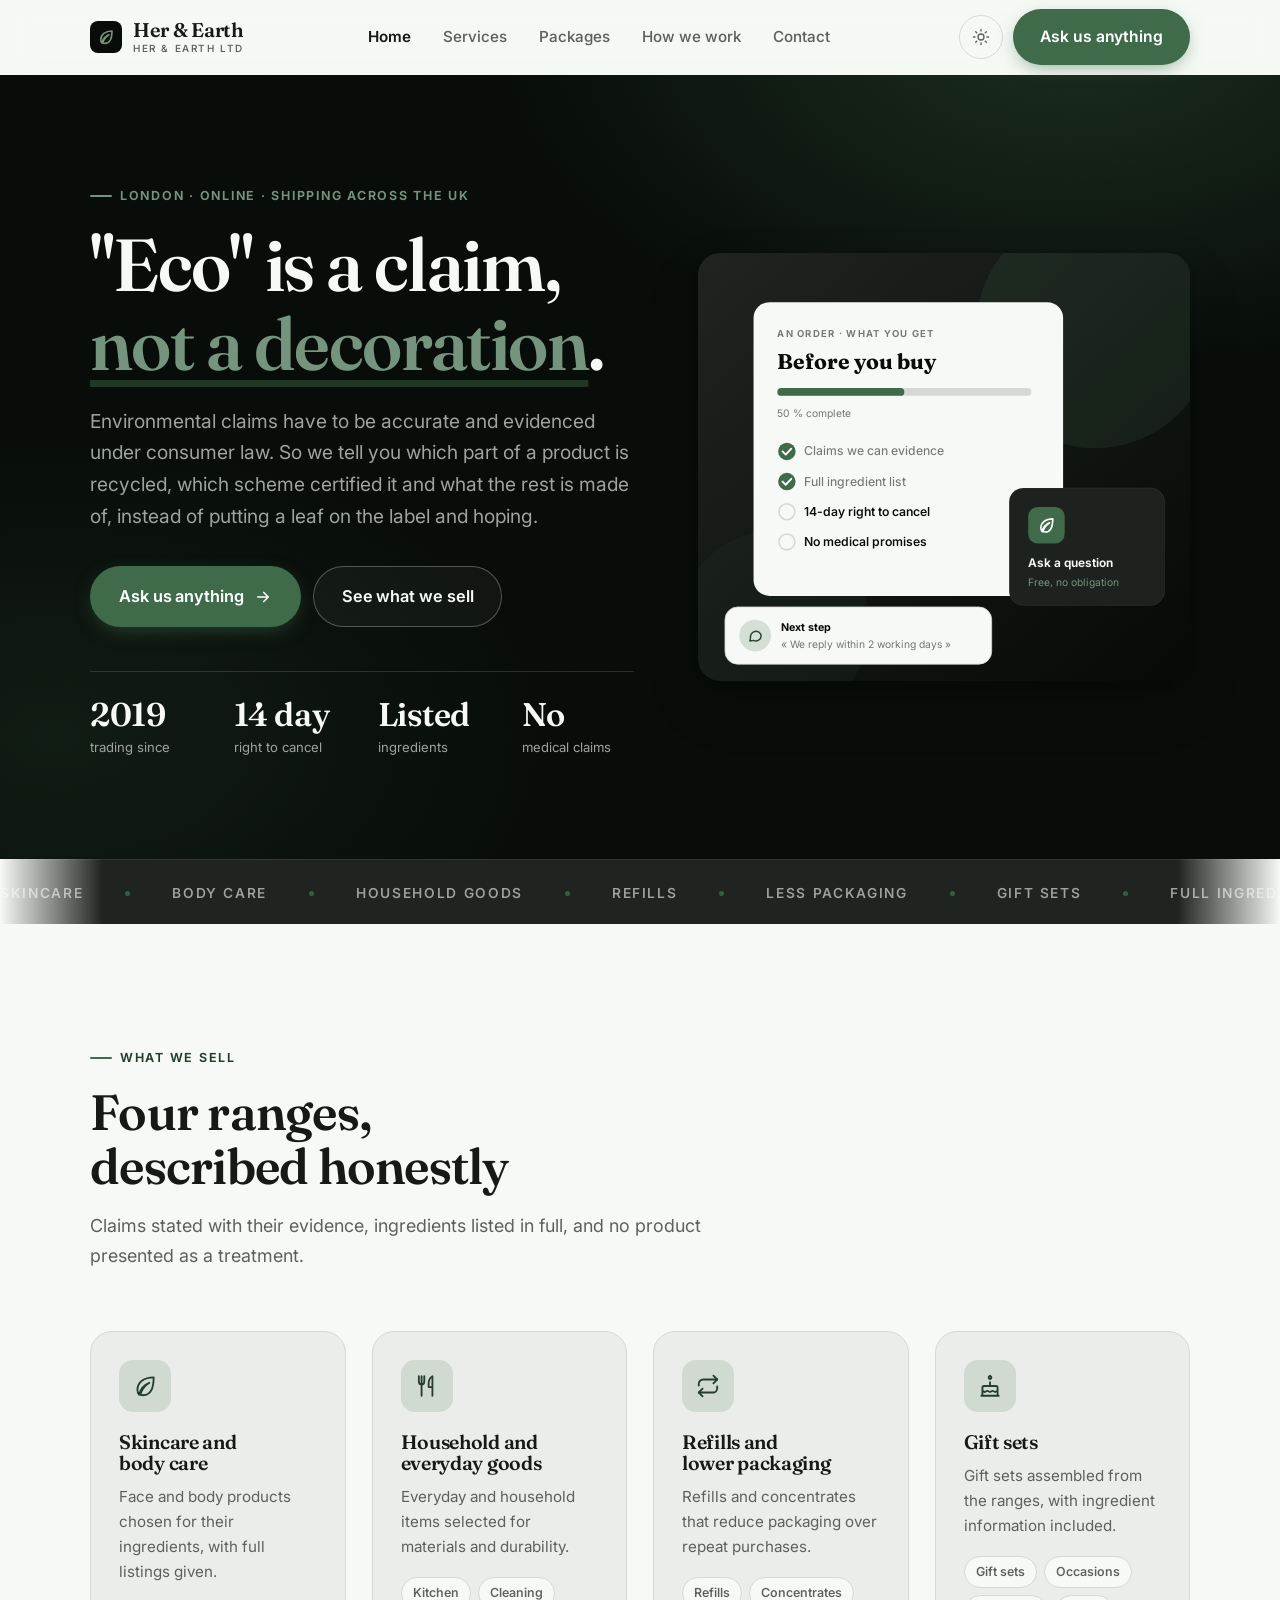
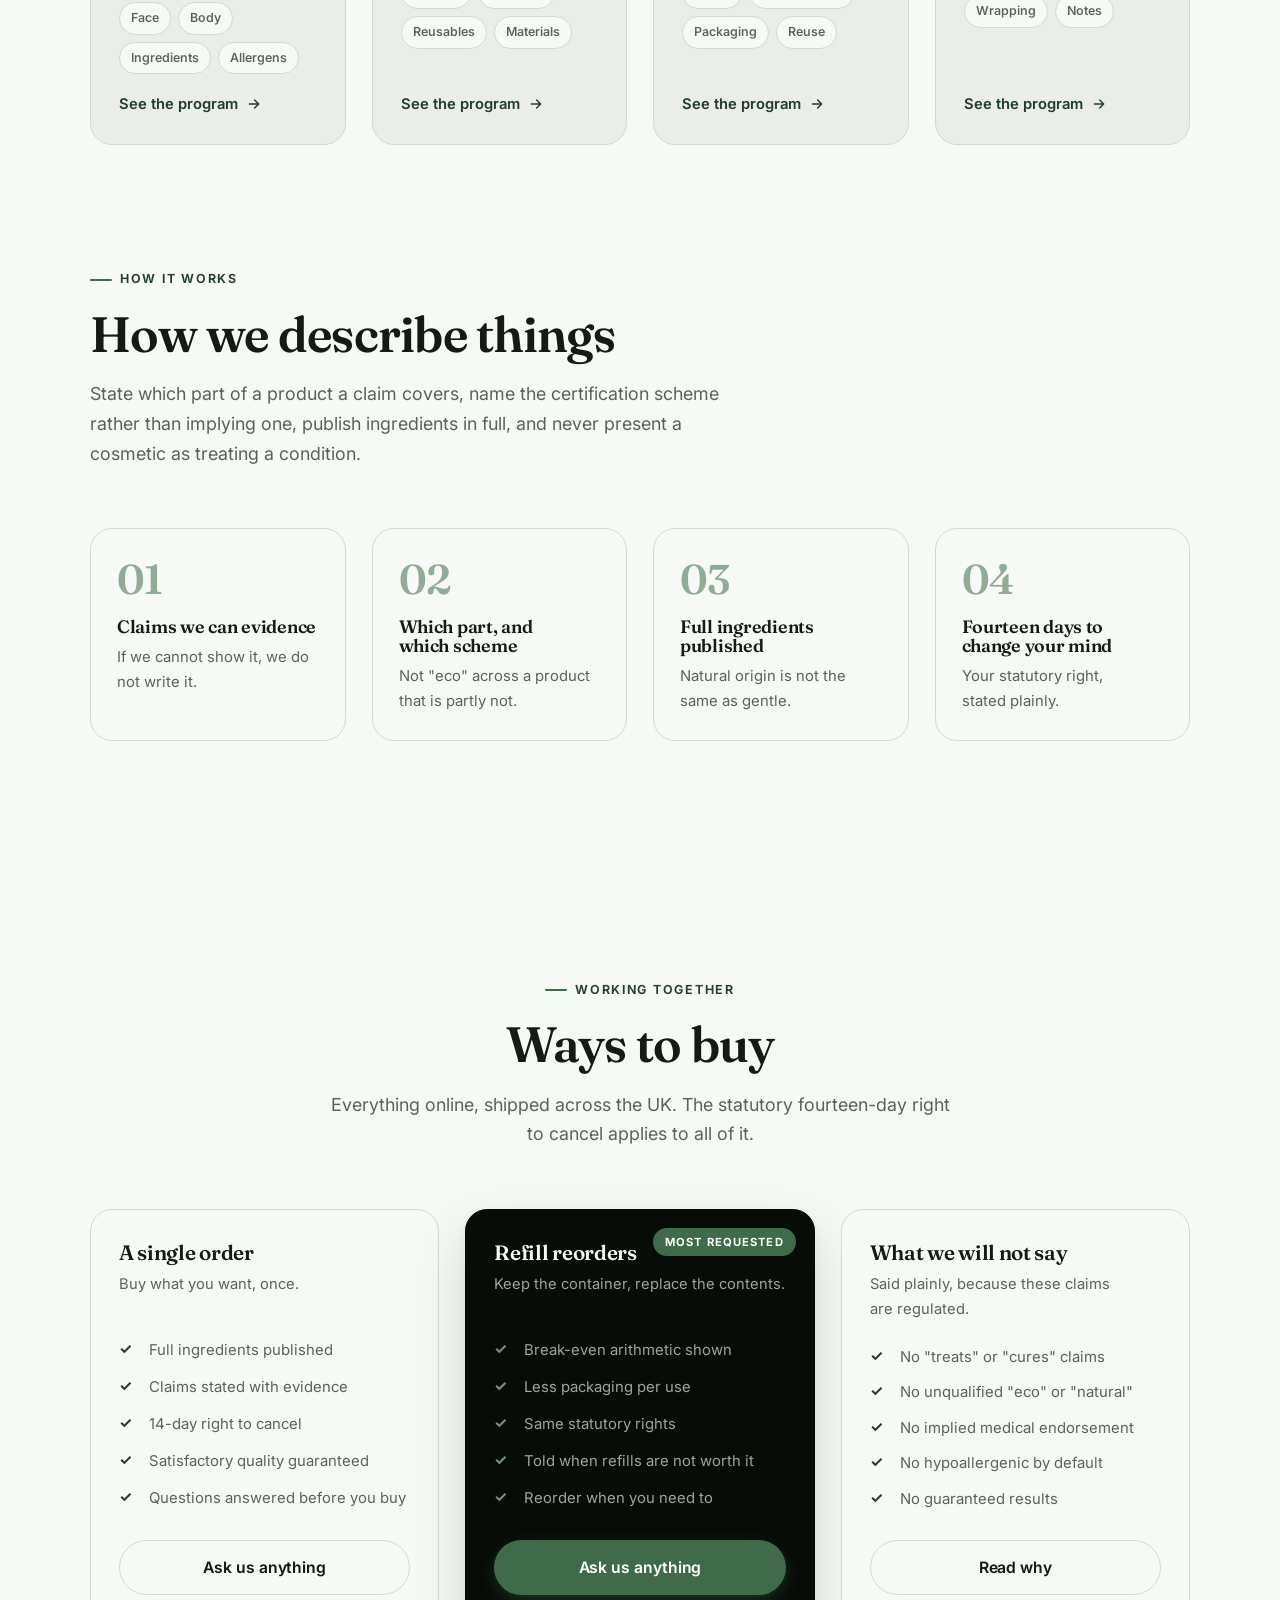
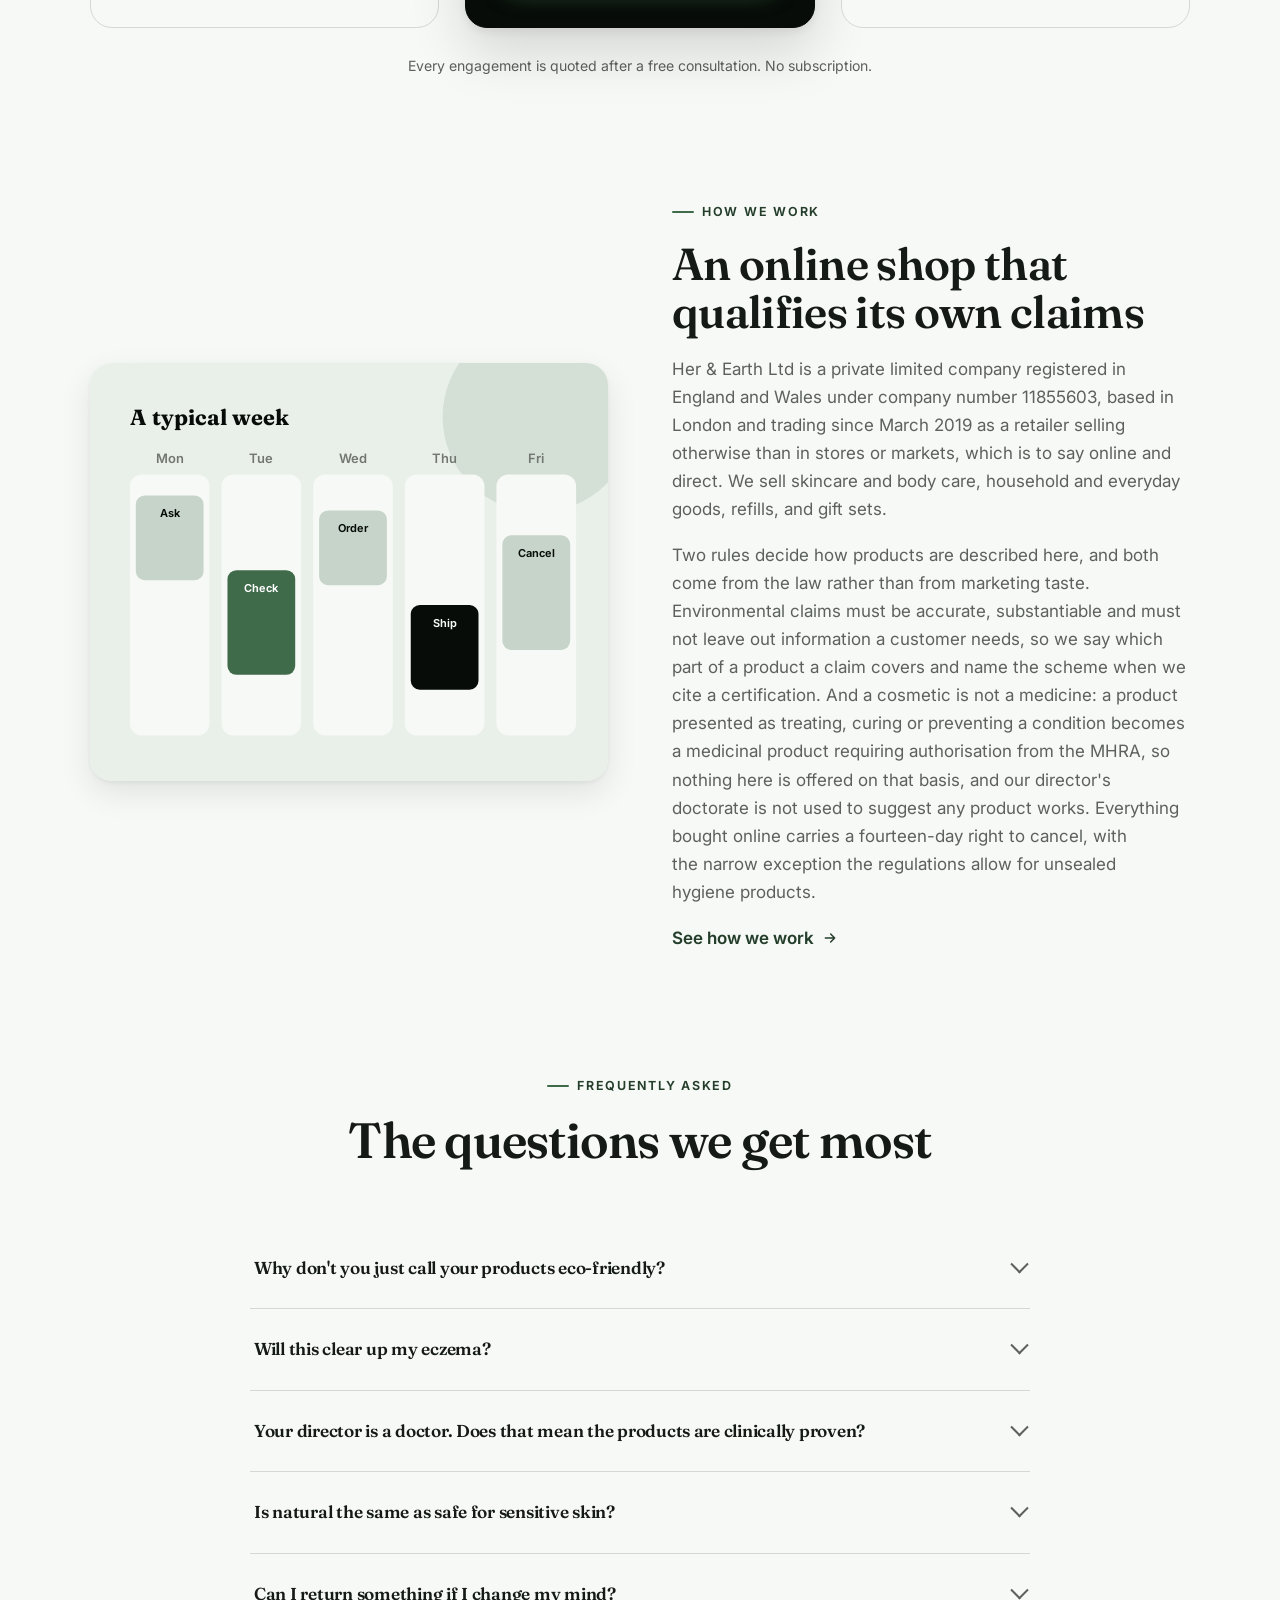
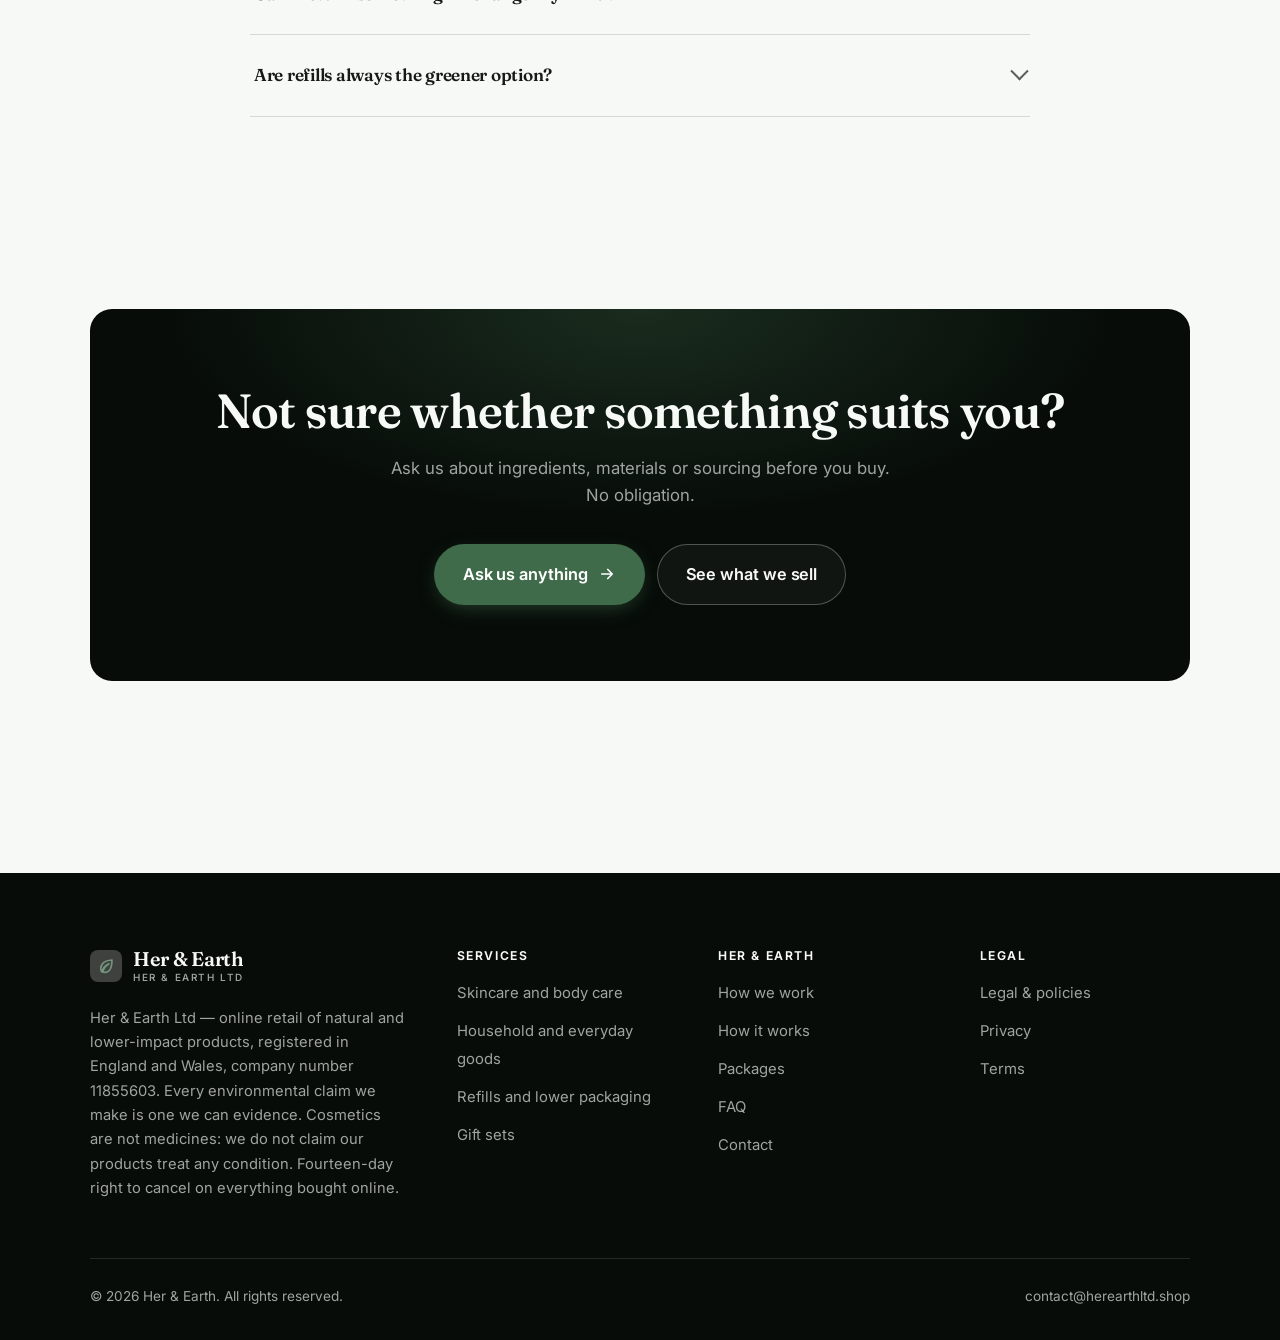
<file: index.html>
<!DOCTYPE html>
<html lang="en" class="no-js">
<head>
<meta charset="utf-8">
<meta name="viewport" content="width=device-width, initial-scale=1">
<title>Her &amp; Earth Ltd — natural and lower-impact products, London</title>
<meta name="description" content="Her &amp; Earth Ltd, a London online retailer of natural and lower-impact products: skincare and body care, home and everyday goods, refills, and gifts.">
<link rel="canonical" href="https://herearthltd.shop/">

<meta property="og:type" content="website">
<meta property="og:url" content="https://herearthltd.shop/">
<meta property="og:site_name" content="Her &amp; Earth">
<meta property="og:locale" content="en_US">
<meta property="og:title" content="Her &amp; Earth Ltd — natural and lower-impact products, London">
<meta property="og:description" content="Her &amp; Earth Ltd, a London online retailer of natural and lower-impact products: skincare and body care, home and everyday goods, refills, and gifts.">
<meta name="theme-color" content="#070c08">

<link rel="icon" href="assets/img/favicon.svg" type="image/svg+xml">
<link rel="preconnect" href="https://fonts.googleapis.com">
<link rel="preconnect" href="https://fonts.gstatic.com" crossorigin>
<link rel="stylesheet" href="https://fonts.googleapis.com/css2?family=Fraunces:wght@400;500;600;700&family=Inter:wght@400..700&display=swap">
<link rel="stylesheet" href="assets/css/style.css">

<!-- Thème appliqué avant le premier rendu (évite le flash) -->
<script>
document.documentElement.classList.remove('no-js');
(function(){try{var t=localStorage.getItem('site-theme');if(t){document.documentElement.setAttribute('data-theme',t);}}catch(e){}})();
</script>
<script type="application/ld+json">
{
  "@context": "https://schema.org",
  "@type": "Organization",
  "name": "Her & Earth",
  "url": "https://herearthltd.shop/",
  "email": "contact@herearthltd.shop",
  "description": "Her & Earth Ltd, a London online retailer of natural and lower-impact products: skincare and body care, home and everyday goods, refills, and gifts.",
  "areaServed": "US",
  "knowsLanguage": "en"
}
</script>
</head>

<body>
<a class="skip-link" href="#main">Skip to main content</a>

<header class="site-header">
  <nav class="wrap nav" aria-label="Main navigation">
    <a class="brand" href="index.html">
      <svg class="brand__mark" viewBox="0 0 64 64" aria-hidden="true">
        <rect class="bm-bg" width="64" height="64" rx="16"/>
        <g class="bm-ic" transform="translate(14 14) scale(1.5)" fill="none" stroke-width="2.1" stroke-linecap="round" stroke-linejoin="round"><path d="M20 4c-9 0-15 4.5-15 11.5 0 2 .6 3.4 1.5 4.5C8 14 12 10.5 16 9c-4 2.5-7 6-8.5 11 1 .4 2 .5 3 .5C17 20.5 20 14 20 4z"/></g>
      </svg>
      <span>Her &amp; Earth<span class="brand__sub">HER &amp; EARTH LTD</span></span>
    </a>

    <ul class="nav__links" id="nav-links">
      <li><a href="index.html" aria-current="page">Home</a></li>
      <li><a href="programs.html">Services</a></li>
      <li><a href="index.html#pricing">Packages</a></li>
      <li><a href="about.html">How we work</a></li>
      <li><a href="contact.html">Contact</a></li>
      <li><a class="btn btn--primary" href="contact.html">Ask us anything</a></li>
    </ul>

    <div class="nav__cta">
      <button class="theme-toggle" type="button" aria-label="Switch to dark theme">
        <svg class="icon-sun" viewBox="0 0 24 24" fill="none" stroke="currentColor" stroke-width="1.8" stroke-linecap="round" aria-hidden="true"><circle cx="12" cy="12" r="4"/><path d="M12 2v2m0 16v2M2 12h2m16 0h2M4.9 4.9l1.4 1.4m11.4 11.4 1.4 1.4M19.1 4.9l-1.4 1.4M6.3 17.7l-1.4 1.4"/></svg>
        <svg class="icon-moon" viewBox="0 0 24 24" fill="none" stroke="currentColor" stroke-width="1.8" stroke-linecap="round" stroke-linejoin="round" aria-hidden="true"><path d="M21 12.8A9 9 0 1 1 11.2 3a7 7 0 0 0 9.8 9.8z"/></svg>
      </button>
      <a class="btn btn--primary" href="contact.html">Ask us anything</a>
      <button class="nav__toggle" type="button" aria-expanded="false" aria-controls="nav-links" aria-label="Open menu">
        <svg class="icon-open" viewBox="0 0 24 24" fill="none" stroke="currentColor" stroke-width="2" stroke-linecap="round" aria-hidden="true"><path d="M3 6h18M3 12h18M3 18h18"/></svg>
        <svg class="icon-close" viewBox="0 0 24 24" fill="none" stroke="currentColor" stroke-width="2" stroke-linecap="round" aria-hidden="true"><path d="M6 6l12 12M18 6L6 18"/></svg>
      </button>
    </div>
  </nav>
</header>

<main id="main">

<section class="hero">
  <div class="wrap hero__inner">
    <div>
      <span class="eyebrow hero__eyebrow">London · Online · Shipping across the UK</span>
      <h1>&quot;Eco&quot; is a claim,<br> <em>not a decoration</em>.</h1>
      <p class="hero__lede">Environmental claims have to be accurate and evidenced under consumer law. So we tell you which part of a product is recycled, which scheme certified it and what the rest is made of, instead of putting a leaf on the label and hoping.</p>

      <div class="hero__actions">
        <a class="btn btn--primary btn--lg" href="contact.html">Ask us anything <svg viewBox="0 0 24 24" fill="none" stroke="currentColor" stroke-width="2.2" stroke-linecap="round" stroke-linejoin="round" aria-hidden="true"><path d="M5 12h14M13 6l6 6-6 6"/></svg></a>
        <a class="btn btn--on-dark btn--lg" href="programs.html">See what we sell</a>
      </div>

      <ul class="hero__proof">
        <li><span class="stat__num">2019</span><span class="stat__label">trading since</span></li>
        <li><span class="stat__num">14 day</span><span class="stat__label">right to cancel</span></li>
        <li><span class="stat__num">Listed</span><span class="stat__label">ingredients</span></li>
        <li><span class="stat__num">No</span><span class="stat__label">medical claims</span></li>
      </ul>
    </div>

    <div class="hero__art">
      <svg viewBox="0 0 620 540" role="img" aria-label="What ordering from Her &amp; Earth involves, from evidenced claims to the statutory right to cancel.">
        <defs>
          <linearGradient id="hbg" x1="0" y1="0" x2="1" y2="1">
            <stop offset="0" stop-color="#202421"/><stop offset="1" stop-color="#060a06"/>
          </linearGradient>
        </defs>
        <rect width="620" height="540" rx="22" fill="url(#hbg)"/>
        <circle cx="500" cy="96" r="150" fill="#3f6b4a" opacity=".16"/>
        <circle cx="96" cy="470" r="120" fill="#3f6b4a" opacity=".08"/>

        <g style="font-family: var(--font-body)">
          <!-- Carte programme -->
          <rect x="70" y="62" width="390" height="370" rx="20" fill="#f6f9f5"/>
          <text x="100" y="106" font-size="12" font-weight="650" letter-spacing="1.6" fill="#737773">AN ORDER · WHAT YOU GET</text>
          <text x="100" y="146" font-size="27" font-weight="700" fill="#070c08" style="font-family: var(--font-display)">Before you buy</text>
          <rect x="100" y="170" width="320" height="10" rx="5" fill="#d5d8d4"/>
          <rect x="100" y="170" width="160" height="10" rx="5" fill="#3f6b4a"/>
          <text x="100" y="206" font-size="13" fill="#737773">50 % complete</text>
          <circle cx="112" cy="250" r="11" fill="#3f6b4a"/><path d="M106.5 250l4 4 7-7.5" fill="none" stroke="#ffffff" stroke-width="2.4" stroke-linecap="round" stroke-linejoin="round"/><text x="134" y="255" font-size="15.5" fill="#737773" font-weight="450">Claims we can evidence</text>
          <circle cx="112" cy="288" r="11" fill="#3f6b4a"/><path d="M106.5 288l4 4 7-7.5" fill="none" stroke="#ffffff" stroke-width="2.4" stroke-linecap="round" stroke-linejoin="round"/><text x="134" y="293" font-size="15.5" fill="#737773" font-weight="450">Full ingredient list</text>
          <circle cx="112" cy="326" r="10" fill="none" stroke="#d5d8d4" stroke-width="2"/><text x="134" y="331" font-size="15.5" fill="#070c08" font-weight="560">14-day right to cancel</text>
          <circle cx="112" cy="364" r="10" fill="none" stroke="#d5d8d4" stroke-width="2"/><text x="134" y="369" font-size="15.5" fill="#070c08" font-weight="560">No medical promises</text>

          <!-- Carte séance -->
          <rect x="392" y="296" width="196" height="148" rx="18" fill="#1d221e" stroke="#ffffff" stroke-opacity=".08"/>
          <rect x="416" y="320" width="46" height="46" rx="12" fill="#3f6b4a"/>
          <g transform="translate(427 331)" fill="none" stroke="#ffffff" color="#ffffff" stroke-width="2" stroke-linecap="round" stroke-linejoin="round"><path d="M20 4c-9 0-15 4.5-15 11.5 0 2 .6 3.4 1.5 4.5C8 14 12 10.5 16 9c-4 2.5-7 6-8.5 11 1 .4 2 .5 3 .5C17 20.5 20 14 20 4z"/></g>
          <text x="416" y="396" font-size="15" font-weight="650" fill="#f6f9f5">Ask a question</text>
          <text x="416" y="420" font-size="13" fill="#75947d">Free, no obligation</text>

          <!-- Retour du coach -->
          <rect x="34" y="446" width="336" height="72" rx="16" fill="#f6f9f5" stroke="#d5d8d4"/>
          <circle cx="72" cy="482" r="20" fill="#d5dfd6"/>
          <g transform="translate(62 472) scale(.84)" fill="none" stroke="#294630" stroke-width="2.2" stroke-linecap="round" stroke-linejoin="round"><path d="M21 12a8 8 0 0 1-11.6 7.1L4 20l1-4.6A8 8 0 1 1 21 12z"/></g>
          <text x="104" y="476" font-size="13.5" font-weight="700" fill="#070c08">Next step</text>
          <text x="104" y="498" font-size="13" fill="#737773">« We reply within 2 working days »</text>
        </g>
      </svg>
    </div>
  </div>
</section>

<div class="marquee" aria-hidden="true">
  <div class="marquee__track"><span>Skincare</span><span>Body care</span><span>Household goods</span><span>Refills</span><span>Less packaging</span><span>Gift sets</span><span>Full ingredients</span><span>Evidenced claims</span><span>14-day cancellation</span><span>No medical claims</span><span>Skincare</span><span>Body care</span><span>Household goods</span><span>Refills</span><span>Less packaging</span><span>Gift sets</span><span>Full ingredients</span><span>Evidenced claims</span><span>14-day cancellation</span><span>No medical claims</span></div>
</div>

<section class="section wrap" id="programs">
  <div class="section-head reveal">
    <span class="eyebrow">What we sell</span>
    <h2>Four ranges, described honestly</h2>
    <p>Claims stated with their evidence, ingredients listed in full, and no product presented as a treatment.</p>
  </div>
  <div class="grid grid--4 reveal-group">
    <a class="card" href="programs.html#skincare">
      <div class="card__icon"><svg viewBox="0 0 24 24" fill="none" stroke="currentColor" stroke-width="1.7" stroke-linecap="round" stroke-linejoin="round" aria-hidden="true"><path d="M20 4c-9 0-15 4.5-15 11.5 0 2 .6 3.4 1.5 4.5C8 14 12 10.5 16 9c-4 2.5-7 6-8.5 11 1 .4 2 .5 3 .5C17 20.5 20 14 20 4z"/></svg></div>
      <h3>Skincare and body care</h3>
      <p>Face and body products chosen for their ingredients, with full listings given.</p>
      <ul class="tags"><li>Face</li><li>Body</li><li>Ingredients</li><li>Allergens</li></ul>
      <span class="arrow-link">See the program <svg viewBox="0 0 24 24" fill="none" stroke="currentColor" stroke-width="2.2" stroke-linecap="round" stroke-linejoin="round" aria-hidden="true"><path d="M5 12h14M13 6l6 6-6 6"/></svg></span>
    </a>
    <a class="card" href="programs.html#home">
      <div class="card__icon"><svg viewBox="0 0 24 24" fill="none" stroke="currentColor" stroke-width="1.7" stroke-linecap="round" stroke-linejoin="round" aria-hidden="true"><path d="M7 3v8M4.5 3v5a2.5 2.5 0 0 0 5 0V3M7 11v10M17 21V3c-2.2 1.2-3.5 3.6-3.5 7v3H17"/></svg></div>
      <h3>Household and everyday goods</h3>
      <p>Everyday and household items selected for materials and durability.</p>
      <ul class="tags"><li>Kitchen</li><li>Cleaning</li><li>Reusables</li><li>Materials</li></ul>
      <span class="arrow-link">See the program <svg viewBox="0 0 24 24" fill="none" stroke="currentColor" stroke-width="2.2" stroke-linecap="round" stroke-linejoin="round" aria-hidden="true"><path d="M5 12h14M13 6l6 6-6 6"/></svg></span>
    </a>
    <a class="card" href="programs.html#refills">
      <div class="card__icon"><svg viewBox="0 0 24 24" fill="none" stroke="currentColor" stroke-width="1.7" stroke-linecap="round" stroke-linejoin="round" aria-hidden="true"><path d="M17 2.5l3.5 3.5L17 9.5"/><path d="M3.5 11.5V10A4 4 0 0 1 7.5 6h13M7 21.5 3.5 18 7 14.5"/><path d="M20.5 12.5V14a4 4 0 0 1-4 4h-13"/></svg></div>
      <h3>Refills and lower packaging</h3>
      <p>Refills and concentrates that reduce packaging over repeat purchases.</p>
      <ul class="tags"><li>Refills</li><li>Concentrates</li><li>Packaging</li><li>Reuse</li></ul>
      <span class="arrow-link">See the program <svg viewBox="0 0 24 24" fill="none" stroke="currentColor" stroke-width="2.2" stroke-linecap="round" stroke-linejoin="round" aria-hidden="true"><path d="M5 12h14M13 6l6 6-6 6"/></svg></span>
    </a>
    <a class="card" href="programs.html#gifts">
      <div class="card__icon"><svg viewBox="0 0 24 24" fill="none" stroke="currentColor" stroke-width="1.7" stroke-linecap="round" stroke-linejoin="round" aria-hidden="true"><path d="M4 21h16M5 21v-7.5A1.5 1.5 0 0 1 6.5 12h11a1.5 1.5 0 0 1 1.5 1.5V21M5 16.5c1.2 0 1.2 1 2.3 1s1.2-1 2.3-1 1.2 1 2.4 1 1.2-1 2.3-1 1.2 1 2.4 1 1.1-1 2.3-1M12 12V8.5"/><path d="M12 5.5c.8 0 1.3-.6 1.3-1.3S12 2.5 12 2.5s-1.3 1-1.3 1.7.5 1.3 1.3 1.3z"/></svg></div>
      <h3>Gift sets</h3>
      <p>Gift sets assembled from the ranges, with ingredient information included.</p>
      <ul class="tags"><li>Gift sets</li><li>Occasions</li><li>Wrapping</li><li>Notes</li></ul>
      <span class="arrow-link">See the program <svg viewBox="0 0 24 24" fill="none" stroke="currentColor" stroke-width="2.2" stroke-linecap="round" stroke-linejoin="round" aria-hidden="true"><path d="M5 12h14M13 6l6 6-6 6"/></svg></span>
    </a>
  </div>
</section>

<section class="section section--flush wrap" id="how-it-works">
  <div class="section-head reveal">
    <span class="eyebrow">How it works</span>
    <h2>How we describe things</h2>
    <p>State which part of a product a claim covers, name the certification scheme rather than implying one, publish ingredients in full, and never present a cosmetic as treating a condition.</p>
  </div>
  <div class="grid grid--4 steps reveal-group">
    <article class="step">
      <h3>Claims we can evidence</h3>
      <p>If we cannot show it, we do not write it.</p>
    </article>
    <article class="step">
      <h3>Which part, and which scheme</h3>
      <p>Not &quot;eco&quot; across a product that is partly not.</p>
    </article>
    <article class="step">
      <h3>Full ingredients published</h3>
      <p>Natural origin is not the same as gentle.</p>
    </article>
    <article class="step">
      <h3>Fourteen days to change your mind</h3>
      <p>Your statutory right, stated plainly.</p>
    </article>
  </div>
</section>

<section class="section wrap" id="pricing">
  <div class="section-head section-head--center reveal">
    <span class="eyebrow">Working together</span>
    <h2>Ways to buy</h2>
    <p>Everything online, shipped across the UK. The statutory fourteen-day right to cancel applies to all of it.</p>
  </div>
  <div class="grid grid--3 plans reveal-group">
    <article class="plan">
      
      <h3>A single order</h3>
      <p class="plan__desc">Buy what you want, once.</p>
      
      <ul class="plan__features">
        <li>Full ingredients published</li>
        <li>Claims stated with evidence</li>
        <li>14-day right to cancel</li>
        <li>Satisfactory quality guaranteed</li>
        <li>Questions answered before you buy</li>
      </ul>
      <a class="btn btn--ghost btn--block" href="contact.html">Ask us anything</a>
    </article>
    <article class="plan plan--featured">
      <span class="plan__tag">Most requested</span>
      <h3>Refill reorders</h3>
      <p class="plan__desc">Keep the container, replace the contents.</p>
      
      <ul class="plan__features">
        <li>Break-even arithmetic shown</li>
        <li>Less packaging per use</li>
        <li>Same statutory rights</li>
        <li>Told when refills are not worth it</li>
        <li>Reorder when you need to</li>
      </ul>
      <a class="btn btn--primary btn--block" href="contact.html">Ask us anything</a>
    </article>
    <article class="plan">
      
      <h3>What we will not say</h3>
      <p class="plan__desc">Said plainly, because these claims are regulated.</p>
      
      <ul class="plan__features">
        <li>No &quot;treats&quot; or &quot;cures&quot; claims</li>
        <li>No unqualified &quot;eco&quot; or &quot;natural&quot;</li>
        <li>No implied medical endorsement</li>
        <li>No hypoallergenic by default</li>
        <li>No guaranteed results</li>
      </ul>
      <a class="btn btn--ghost btn--block" href="contact.html">Read why</a>
    </article>
  </div>
  <p class="plans-note">Every engagement is quoted after a free consultation. No subscription.</p>
</section>

<section class="section section--flush wrap">
  <div class="split reveal">
    <div class="split__art">
      <svg viewBox="0 0 520 420" role="img" aria-label="Example of a typical week: Ask, Check, Order, Ship, Cancel.">
        <rect width="520" height="420" rx="20" fill="#e9efe9"/>
        <circle cx="450" cy="54" r="96" fill="#3f6b4a" opacity=".12"/>
        <g style="font-family: var(--font-body)">
        <text x="40" y="62" font-size="22" font-weight="700" fill="#070c08" style="font-family: var(--font-display)">A typical week</text>
        <text x="80" y="100" text-anchor="middle" font-size="13" font-weight="600" fill="#737773">Mon</text>
        <rect x="40" y="112" width="80" height="262" rx="12" fill="#f6f9f5"/>
        <rect x="46" y="133" width="68" height="85" rx="9" fill="#c6d4c9"/>
        <text x="80" y="155" text-anchor="middle" font-size="11" font-weight="650" fill="#070c08">Ask</text>
        <text x="172" y="100" text-anchor="middle" font-size="13" font-weight="600" fill="#737773">Tue</text>
        <rect x="132" y="112" width="80" height="262" rx="12" fill="#f6f9f5"/>
        <rect x="138" y="208" width="68" height="105" rx="9" fill="#3f6b4a"/>
        <text x="172" y="230" text-anchor="middle" font-size="11" font-weight="650" fill="#ffffff">Check</text>
        <text x="264" y="100" text-anchor="middle" font-size="13" font-weight="600" fill="#737773">Wed</text>
        <rect x="224" y="112" width="80" height="262" rx="12" fill="#f6f9f5"/>
        <rect x="230" y="148" width="68" height="75" rx="9" fill="#c6d4c9"/>
        <text x="264" y="170" text-anchor="middle" font-size="11" font-weight="650" fill="#070c08">Order</text>
        <text x="356" y="100" text-anchor="middle" font-size="13" font-weight="600" fill="#737773">Thu</text>
        <rect x="316" y="112" width="80" height="262" rx="12" fill="#f6f9f5"/>
        <rect x="322" y="243" width="68" height="85" rx="9" fill="#070c08"/>
        <text x="356" y="265" text-anchor="middle" font-size="11" font-weight="650" fill="#f6f9f5">Ship</text>
        <text x="448" y="100" text-anchor="middle" font-size="13" font-weight="600" fill="#737773">Fri</text>
        <rect x="408" y="112" width="80" height="262" rx="12" fill="#f6f9f5"/>
        <rect x="414" y="173" width="68" height="115" rx="9" fill="#c6d4c9"/>
        <text x="448" y="195" text-anchor="middle" font-size="11" font-weight="650" fill="#070c08">Cancel</text>
        </g>
      </svg>
    </div>
    <div>
      <span class="eyebrow">How we work</span>
      <h2>An online shop that qualifies its own claims</h2>
      <p>Her &amp; Earth Ltd is a private limited company registered in England and Wales under company number 11855603, based in London and trading since March 2019 as a retailer selling otherwise than in stores or markets, which is to say online and direct. We sell skincare and body care, household and everyday goods, refills, and gift sets.</p>
      <p>Two rules decide how products are described here, and both come from the law rather than from marketing taste. Environmental claims must be accurate, substantiable and must not leave out information a customer needs, so we say which part of a product a claim covers and name the scheme when we cite a certification. And a cosmetic is not a medicine: a product presented as treating, curing or preventing a condition becomes a medicinal product requiring authorisation from the MHRA, so nothing here is offered on that basis, and our director's doctorate is not used to suggest any product works. Everything bought online carries a fourteen-day right to cancel, with the narrow exception the regulations allow for unsealed hygiene products.</p>
      <p><a class="arrow-link" href="about.html">See how we work <svg viewBox="0 0 24 24" fill="none" stroke="currentColor" stroke-width="2.2" stroke-linecap="round" stroke-linejoin="round" aria-hidden="true"><path d="M5 12h14M13 6l6 6-6 6"/></svg></a></p>
    </div>
  </div>
</section>

<section class="section section--flush wrap" id="faq">
  <div class="section-head section-head--center reveal">
    <span class="eyebrow">Frequently asked</span>
    <h2>The questions we get most</h2>
  </div>
  <div class="faq reveal">
    <details>
      <summary>Why don't you just call your products eco-friendly?</summary>
      <p>Because it would usually be inaccurate and it is the kind of claim consumer law now treats as misleading. A bottle can be recycled while its pump is not; a cloth can be organic cotton sewn with polyester. We say which part the claim covers so you can judge it. Vague green labelling is the thing the Competition and Markets Authority guidance was written to stop.</p>
    </details>
    <details>
      <summary>Will this clear up my eczema?</summary>
      <p>We cannot say that, and nobody selling cosmetics lawfully can. A product presented as treating, curing or preventing a condition is a medicine in UK law and needs authorisation from the MHRA. We can tell you what is in a product; for a skin condition, speak to a pharmacist or your GP.</p>
    </details>
    <details>
      <summary>Your director is a doctor. Does that mean the products are clinically proven?</summary>
      <p>No, and we are careful not to imply it. A professional qualification says nothing about whether a cosmetic works, and using one to suggest otherwise would be misleading. Judge the products on their ingredients, which we publish in full.</p>
    </details>
    <details>
      <summary>Is natural the same as safe for sensitive skin?</summary>
      <p>No. Essential oils and plant extracts are among the more common causes of irritation, and natural origin tells you nothing about how your skin will respond. Read the full ingredient list, patch test if you have a known allergy, and ask us if you are unsure before ordering.</p>
    </details>
    <details>
      <summary>Can I return something if I change my mind?</summary>
      <p>Yes. For anything bought online you have fourteen days from receiving it to cancel without giving a reason, under the Consumer Contracts Regulations 2013. The one exception the regulations allow is sealed products unsuitable for return on hygiene grounds once they have been unsealed. That is separate from your rights if something is faulty, which the Consumer Rights Act 2015 covers.</p>
    </details>
    <details>
      <summary>Are refills always the greener option?</summary>
      <p>Not always, and we will tell you when they are not. A reusable container carries the impact of making it, which takes a number of refills to earn back. If you would only refill once or twice, the plain product may genuinely be the better choice, and selling you the reusable anyway would contradict the point of this shop.</p>
    </details>
  </div>
</section>

<section class="wrap section--tight">
  <div class="cta-band reveal">
    <h2>Not sure whether something suits you?</h2>
    <p>Ask us about ingredients, materials or sourcing before you buy. No obligation.</p>
    <div class="hero__actions">
      <a class="btn btn--primary btn--lg" href="contact.html">Ask us anything <svg viewBox="0 0 24 24" fill="none" stroke="currentColor" stroke-width="2.2" stroke-linecap="round" stroke-linejoin="round" aria-hidden="true"><path d="M5 12h14M13 6l6 6-6 6"/></svg></a>
      <a class="btn btn--on-dark btn--lg" href="programs.html">See what we sell</a>
    </div>
  </div>
</section>

</main>

<footer class="site-footer">
  <div class="wrap">
    <div class="footer__grid">
      <div class="footer__brand">
        <a class="brand" href="index.html">
          <svg class="brand__mark" viewBox="0 0 64 64" aria-hidden="true">
        <rect class="bm-bg" width="64" height="64" rx="16"/>
        <g class="bm-ic" transform="translate(14 14) scale(1.5)" fill="none" stroke-width="2.1" stroke-linecap="round" stroke-linejoin="round"><path d="M20 4c-9 0-15 4.5-15 11.5 0 2 .6 3.4 1.5 4.5C8 14 12 10.5 16 9c-4 2.5-7 6-8.5 11 1 .4 2 .5 3 .5C17 20.5 20 14 20 4z"/></g>
      </svg>
          <span>Her &amp; Earth<span class="brand__sub">HER &amp; EARTH LTD</span></span>
        </a>
        <p>Her &amp; Earth Ltd — online retail of natural and lower-impact products, registered in England and Wales, company number 11855603. Every environmental claim we make is one we can evidence. Cosmetics are not medicines: we do not claim our products treat any condition. Fourteen-day right to cancel on everything bought online.</p>
      </div>

      <div class="footer__col">
        <h4>Services</h4>
        <ul>
          <li><a href="programs.html#skincare">Skincare and body care</a></li>
          <li><a href="programs.html#home">Household and everyday goods</a></li>
          <li><a href="programs.html#refills">Refills and lower packaging</a></li>
          <li><a href="programs.html#gifts">Gift sets</a></li>
        </ul>
      </div>

      <div class="footer__col">
        <h4>Her &amp; Earth</h4>
        <ul>
          <li><a href="about.html">How we work</a></li>
          <li><a href="index.html#how-it-works">How it works</a></li>
          <li><a href="index.html#pricing">Packages</a></li>
          <li><a href="index.html#faq">FAQ</a></li>
          <li><a href="contact.html">Contact</a></li>
        </ul>
      </div>

      <div class="footer__col">
        <h4>Legal</h4>
        <ul>
          <li><a href="legal.html">Legal &amp; policies</a></li>
          <li><a href="legal.html#privacy">Privacy</a></li>
          <li><a href="legal.html#terms">Terms</a></li>
        </ul>
      </div>
    </div>

    <div class="footer__bottom">
      <p>© <span data-year>2026</span> Her &amp; Earth. All rights reserved.</p>
      <p><a href="mailto:contact@herearthltd.shop">contact@herearthltd.shop</a></p>
    </div>
  </div>
</footer>

<script src="assets/js/main.js" defer></script>
</body>
</html>
</file>
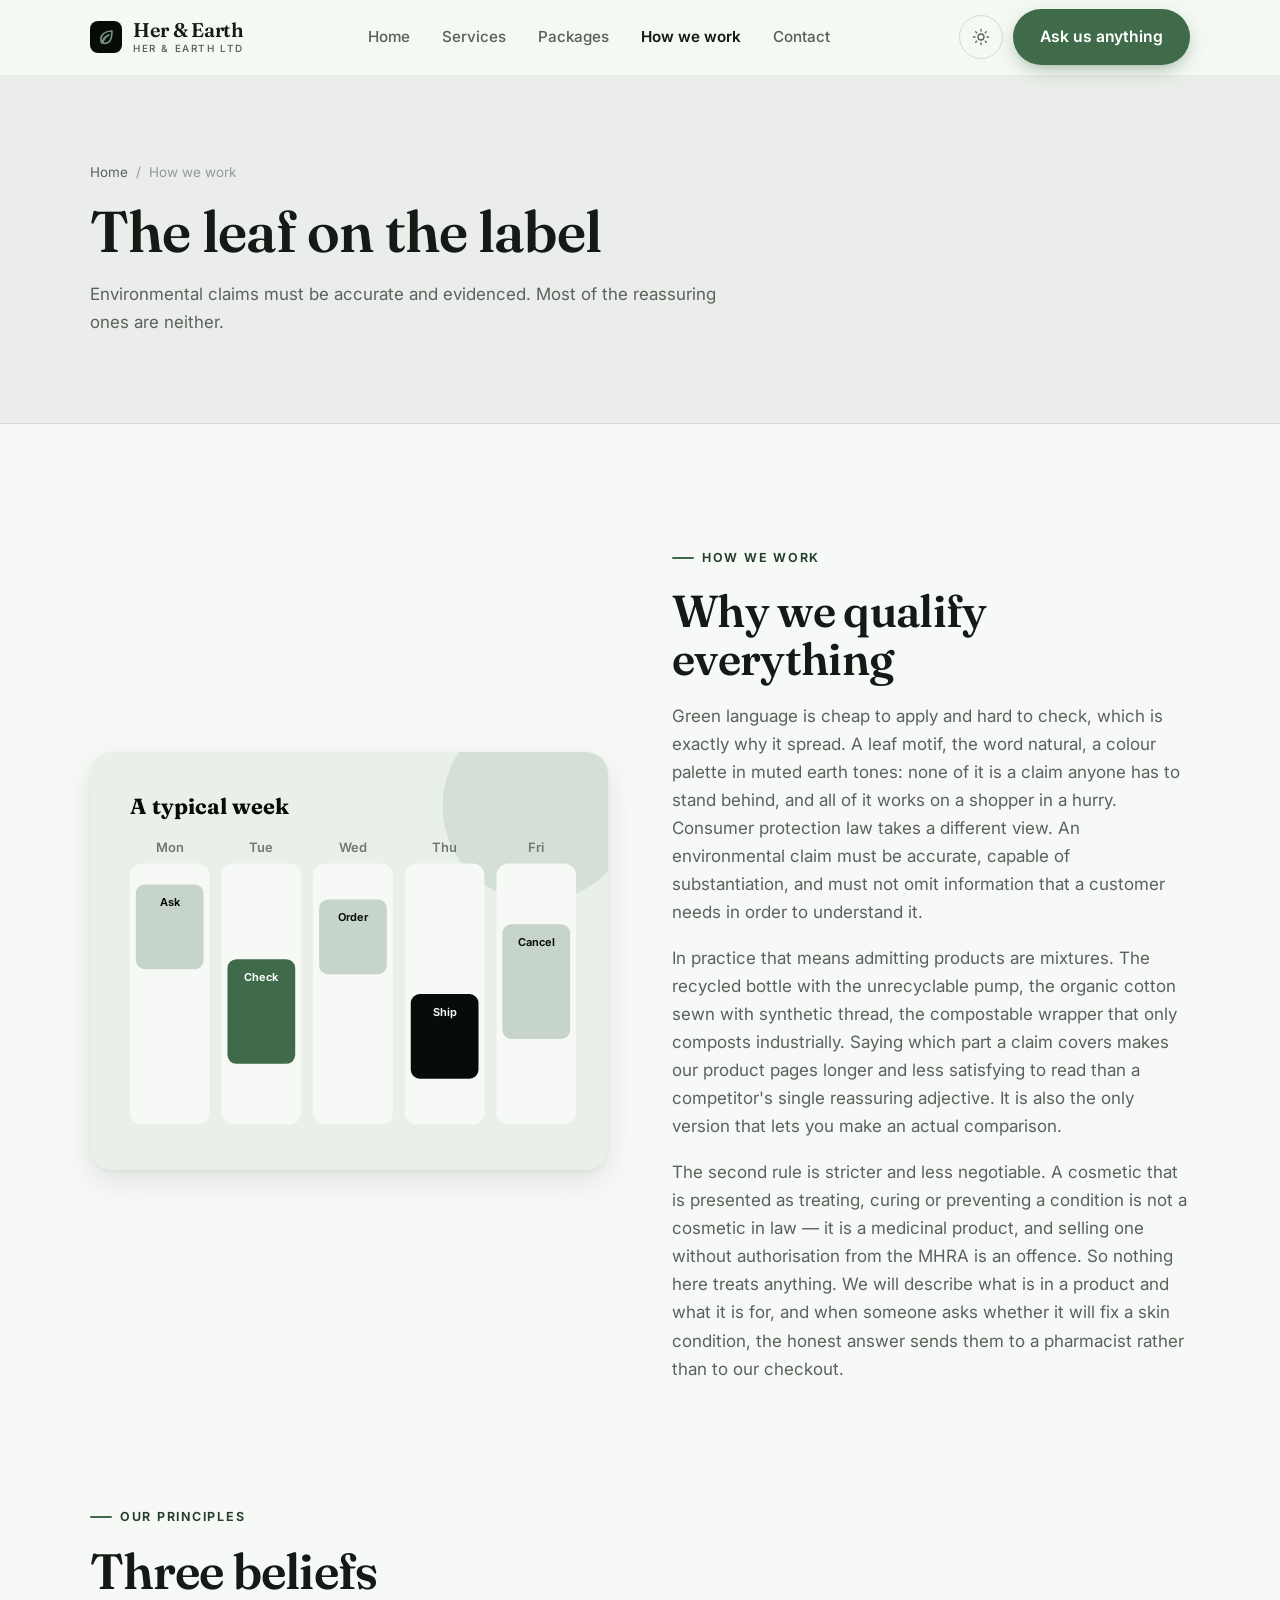
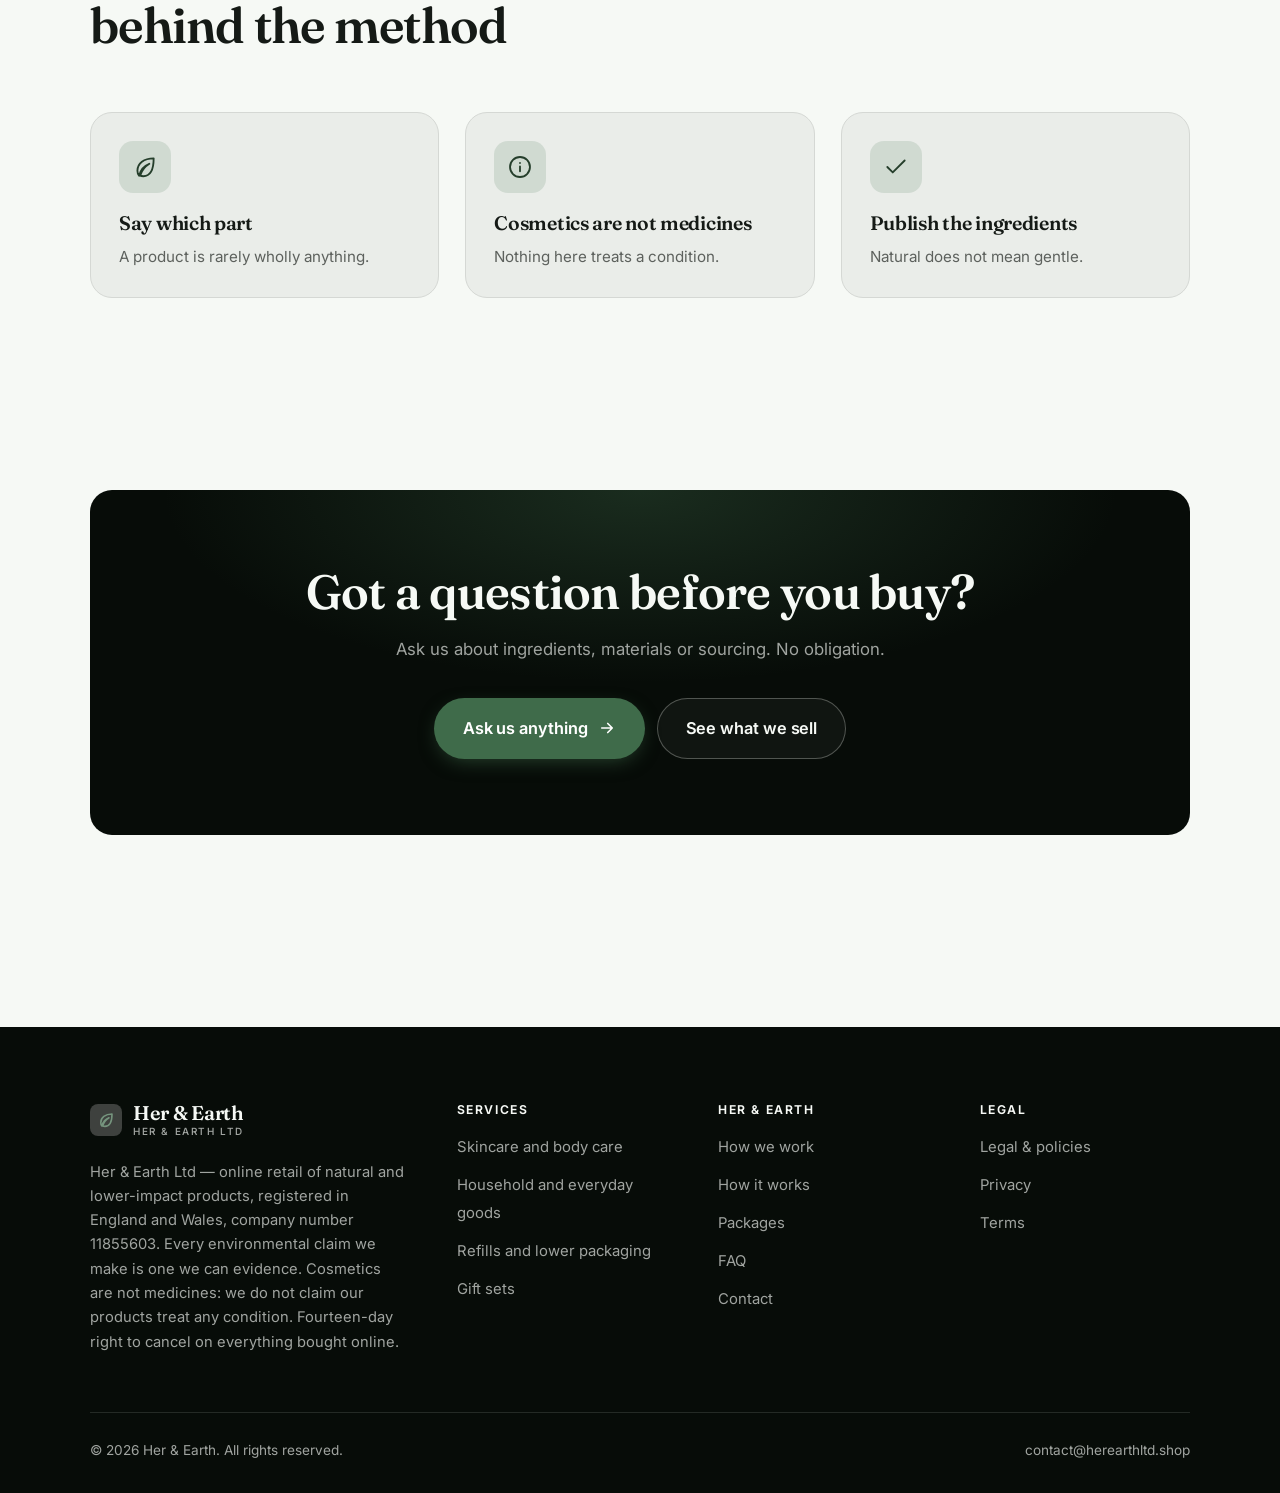
<file: about.html>
<!DOCTYPE html>
<html lang="en" class="no-js">
<head>
<meta charset="utf-8">
<meta name="viewport" content="width=device-width, initial-scale=1">
<title>How we work — Her &amp; Earth</title>
<meta name="description" content="About Her &amp; Earth Ltd, a London online retailer of natural and lower-impact products since 2019, company number 11855603.">
<link rel="canonical" href="https://herearthltd.shop/about.html">

<meta property="og:type" content="website">
<meta property="og:url" content="https://herearthltd.shop/about.html">
<meta property="og:site_name" content="Her &amp; Earth">
<meta property="og:locale" content="en_US">
<meta property="og:title" content="How we work — Her &amp; Earth">
<meta property="og:description" content="About Her &amp; Earth Ltd, a London online retailer of natural and lower-impact products since 2019, company number 11855603.">
<meta name="theme-color" content="#070c08">

<link rel="icon" href="assets/img/favicon.svg" type="image/svg+xml">
<link rel="preconnect" href="https://fonts.googleapis.com">
<link rel="preconnect" href="https://fonts.gstatic.com" crossorigin>
<link rel="stylesheet" href="https://fonts.googleapis.com/css2?family=Fraunces:wght@400;500;600;700&family=Inter:wght@400..700&display=swap">
<link rel="stylesheet" href="assets/css/style.css">

<!-- Thème appliqué avant le premier rendu (évite le flash) -->
<script>
document.documentElement.classList.remove('no-js');
(function(){try{var t=localStorage.getItem('site-theme');if(t){document.documentElement.setAttribute('data-theme',t);}}catch(e){}})();
</script>
</head>

<body>
<a class="skip-link" href="#main">Skip to main content</a>

<header class="site-header">
  <nav class="wrap nav" aria-label="Main navigation">
    <a class="brand" href="index.html">
      <svg class="brand__mark" viewBox="0 0 64 64" aria-hidden="true">
        <rect class="bm-bg" width="64" height="64" rx="16"/>
        <g class="bm-ic" transform="translate(14 14) scale(1.5)" fill="none" stroke-width="2.1" stroke-linecap="round" stroke-linejoin="round"><path d="M20 4c-9 0-15 4.5-15 11.5 0 2 .6 3.4 1.5 4.5C8 14 12 10.5 16 9c-4 2.5-7 6-8.5 11 1 .4 2 .5 3 .5C17 20.5 20 14 20 4z"/></g>
      </svg>
      <span>Her &amp; Earth<span class="brand__sub">HER &amp; EARTH LTD</span></span>
    </a>

    <ul class="nav__links" id="nav-links">
      <li><a href="index.html">Home</a></li>
      <li><a href="programs.html">Services</a></li>
      <li><a href="index.html#pricing">Packages</a></li>
      <li><a href="about.html" aria-current="page">How we work</a></li>
      <li><a href="contact.html">Contact</a></li>
      <li><a class="btn btn--primary" href="contact.html">Ask us anything</a></li>
    </ul>

    <div class="nav__cta">
      <button class="theme-toggle" type="button" aria-label="Switch to dark theme">
        <svg class="icon-sun" viewBox="0 0 24 24" fill="none" stroke="currentColor" stroke-width="1.8" stroke-linecap="round" aria-hidden="true"><circle cx="12" cy="12" r="4"/><path d="M12 2v2m0 16v2M2 12h2m16 0h2M4.9 4.9l1.4 1.4m11.4 11.4 1.4 1.4M19.1 4.9l-1.4 1.4M6.3 17.7l-1.4 1.4"/></svg>
        <svg class="icon-moon" viewBox="0 0 24 24" fill="none" stroke="currentColor" stroke-width="1.8" stroke-linecap="round" stroke-linejoin="round" aria-hidden="true"><path d="M21 12.8A9 9 0 1 1 11.2 3a7 7 0 0 0 9.8 9.8z"/></svg>
      </button>
      <a class="btn btn--primary" href="contact.html">Ask us anything</a>
      <button class="nav__toggle" type="button" aria-expanded="false" aria-controls="nav-links" aria-label="Open menu">
        <svg class="icon-open" viewBox="0 0 24 24" fill="none" stroke="currentColor" stroke-width="2" stroke-linecap="round" aria-hidden="true"><path d="M3 6h18M3 12h18M3 18h18"/></svg>
        <svg class="icon-close" viewBox="0 0 24 24" fill="none" stroke="currentColor" stroke-width="2" stroke-linecap="round" aria-hidden="true"><path d="M6 6l12 12M18 6L6 18"/></svg>
      </button>
    </div>
  </nav>
</header>

<main id="main">

<section class="page-head">
  <div class="wrap">
    <nav class="breadcrumb" aria-label="Breadcrumb">
      <a href="index.html">Home</a><span>/</span><span aria-current="page">How we work</span>
    </nav>
    <h1>The leaf on the label</h1>
    <p>Environmental claims must be accurate and evidenced. Most of the reassuring ones are neither.</p>
  </div>
</section>

<section class="section wrap">
  <div class="split reveal">
    <div class="split__art">
      <svg viewBox="0 0 520 420" role="img" aria-label="Example of a typical week: Ask, Check, Order, Ship, Cancel.">
        <rect width="520" height="420" rx="20" fill="#e9efe9"/>
        <circle cx="450" cy="54" r="96" fill="#3f6b4a" opacity=".12"/>
        <g style="font-family: var(--font-body)">
        <text x="40" y="62" font-size="22" font-weight="700" fill="#070c08" style="font-family: var(--font-display)">A typical week</text>
        <text x="80" y="100" text-anchor="middle" font-size="13" font-weight="600" fill="#737773">Mon</text>
        <rect x="40" y="112" width="80" height="262" rx="12" fill="#f6f9f5"/>
        <rect x="46" y="133" width="68" height="85" rx="9" fill="#c6d4c9"/>
        <text x="80" y="155" text-anchor="middle" font-size="11" font-weight="650" fill="#070c08">Ask</text>
        <text x="172" y="100" text-anchor="middle" font-size="13" font-weight="600" fill="#737773">Tue</text>
        <rect x="132" y="112" width="80" height="262" rx="12" fill="#f6f9f5"/>
        <rect x="138" y="208" width="68" height="105" rx="9" fill="#3f6b4a"/>
        <text x="172" y="230" text-anchor="middle" font-size="11" font-weight="650" fill="#ffffff">Check</text>
        <text x="264" y="100" text-anchor="middle" font-size="13" font-weight="600" fill="#737773">Wed</text>
        <rect x="224" y="112" width="80" height="262" rx="12" fill="#f6f9f5"/>
        <rect x="230" y="148" width="68" height="75" rx="9" fill="#c6d4c9"/>
        <text x="264" y="170" text-anchor="middle" font-size="11" font-weight="650" fill="#070c08">Order</text>
        <text x="356" y="100" text-anchor="middle" font-size="13" font-weight="600" fill="#737773">Thu</text>
        <rect x="316" y="112" width="80" height="262" rx="12" fill="#f6f9f5"/>
        <rect x="322" y="243" width="68" height="85" rx="9" fill="#070c08"/>
        <text x="356" y="265" text-anchor="middle" font-size="11" font-weight="650" fill="#f6f9f5">Ship</text>
        <text x="448" y="100" text-anchor="middle" font-size="13" font-weight="600" fill="#737773">Fri</text>
        <rect x="408" y="112" width="80" height="262" rx="12" fill="#f6f9f5"/>
        <rect x="414" y="173" width="68" height="115" rx="9" fill="#c6d4c9"/>
        <text x="448" y="195" text-anchor="middle" font-size="11" font-weight="650" fill="#070c08">Cancel</text>
        </g>
      </svg>
    </div>
    <div>
      <span class="eyebrow">How we work</span>
      <h2>Why we qualify everything</h2>
      <p>Green language is cheap to apply and hard to check, which is exactly why it spread. A leaf motif, the word natural, a colour palette in muted earth tones: none of it is a claim anyone has to stand behind, and all of it works on a shopper in a hurry. Consumer protection law takes a different view. An environmental claim must be accurate, capable of substantiation, and must not omit information that a customer needs in order to understand it.</p>
      <p>In practice that means admitting products are mixtures. The recycled bottle with the unrecyclable pump, the organic cotton sewn with synthetic thread, the compostable wrapper that only composts industrially. Saying which part a claim covers makes our product pages longer and less satisfying to read than a competitor's single reassuring adjective. It is also the only version that lets you make an actual comparison.</p>
      <p>The second rule is stricter and less negotiable. A cosmetic that is presented as treating, curing or preventing a condition is not a cosmetic in law — it is a medicinal product, and selling one without authorisation from the MHRA is an offence. So nothing here treats anything. We will describe what is in a product and what it is for, and when someone asks whether it will fix a skin condition, the honest answer sends them to a pharmacist rather than to our checkout.</p>
      <!--
        TO DO: add a short introduction of the coach (name, real background),
        with a photo if possible. Do not invent credentials — see README.md.
      -->
    </div>
  </div>
</section>

<section class="section section--flush wrap">
  <div class="section-head reveal">
    <span class="eyebrow">Our principles</span>
    <h2>Three beliefs behind the method</h2>
  </div>
  <div class="grid grid--3 reveal-group">
    <article class="card">
      <div class="card__icon"><svg viewBox="0 0 24 24" fill="none" stroke="currentColor" stroke-width="1.7" stroke-linecap="round" stroke-linejoin="round" aria-hidden="true"><path d="M20 4c-9 0-15 4.5-15 11.5 0 2 .6 3.4 1.5 4.5C8 14 12 10.5 16 9c-4 2.5-7 6-8.5 11 1 .4 2 .5 3 .5C17 20.5 20 14 20 4z"/></svg></div>
      <h3>Say which part</h3>
      <p>A product is rarely wholly anything.</p>
    </article>
    <article class="card">
      <div class="card__icon"><svg viewBox="0 0 24 24" fill="none" stroke="currentColor" stroke-width="1.7" stroke-linecap="round" stroke-linejoin="round" aria-hidden="true"><circle cx="12" cy="12" r="9.2"/><path d="M12 16v-4.5M12 8.2v.1"/></svg></div>
      <h3>Cosmetics are not medicines</h3>
      <p>Nothing here treats a condition.</p>
    </article>
    <article class="card">
      <div class="card__icon"><svg viewBox="0 0 24 24" fill="none" stroke="currentColor" stroke-width="1.7" stroke-linecap="round" stroke-linejoin="round" aria-hidden="true"><path d="M20 6 9 17l-5-5"/></svg></div>
      <h3>Publish the ingredients</h3>
      <p>Natural does not mean gentle.</p>
    </article>
  </div>
</section>

<section class="wrap section--tight">
  <div class="cta-band reveal">
    <h2>Got a question before you buy?</h2>
    <p>Ask us about ingredients, materials or sourcing. No obligation.</p>
    <div class="hero__actions">
      <a class="btn btn--primary btn--lg" href="contact.html">Ask us anything <svg viewBox="0 0 24 24" fill="none" stroke="currentColor" stroke-width="2.2" stroke-linecap="round" stroke-linejoin="round" aria-hidden="true"><path d="M5 12h14M13 6l6 6-6 6"/></svg></a>
      <a class="btn btn--on-dark btn--lg" href="programs.html">See what we sell</a>
    </div>
  </div>
</section>

</main>

<footer class="site-footer">
  <div class="wrap">
    <div class="footer__grid">
      <div class="footer__brand">
        <a class="brand" href="index.html">
          <svg class="brand__mark" viewBox="0 0 64 64" aria-hidden="true">
        <rect class="bm-bg" width="64" height="64" rx="16"/>
        <g class="bm-ic" transform="translate(14 14) scale(1.5)" fill="none" stroke-width="2.1" stroke-linecap="round" stroke-linejoin="round"><path d="M20 4c-9 0-15 4.5-15 11.5 0 2 .6 3.4 1.5 4.5C8 14 12 10.5 16 9c-4 2.5-7 6-8.5 11 1 .4 2 .5 3 .5C17 20.5 20 14 20 4z"/></g>
      </svg>
          <span>Her &amp; Earth<span class="brand__sub">HER &amp; EARTH LTD</span></span>
        </a>
        <p>Her &amp; Earth Ltd — online retail of natural and lower-impact products, registered in England and Wales, company number 11855603. Every environmental claim we make is one we can evidence. Cosmetics are not medicines: we do not claim our products treat any condition. Fourteen-day right to cancel on everything bought online.</p>
      </div>

      <div class="footer__col">
        <h4>Services</h4>
        <ul>
          <li><a href="programs.html#skincare">Skincare and body care</a></li>
          <li><a href="programs.html#home">Household and everyday goods</a></li>
          <li><a href="programs.html#refills">Refills and lower packaging</a></li>
          <li><a href="programs.html#gifts">Gift sets</a></li>
        </ul>
      </div>

      <div class="footer__col">
        <h4>Her &amp; Earth</h4>
        <ul>
          <li><a href="about.html">How we work</a></li>
          <li><a href="index.html#how-it-works">How it works</a></li>
          <li><a href="index.html#pricing">Packages</a></li>
          <li><a href="index.html#faq">FAQ</a></li>
          <li><a href="contact.html">Contact</a></li>
        </ul>
      </div>

      <div class="footer__col">
        <h4>Legal</h4>
        <ul>
          <li><a href="legal.html">Legal &amp; policies</a></li>
          <li><a href="legal.html#privacy">Privacy</a></li>
          <li><a href="legal.html#terms">Terms</a></li>
        </ul>
      </div>
    </div>

    <div class="footer__bottom">
      <p>© <span data-year>2026</span> Her &amp; Earth. All rights reserved.</p>
      <p><a href="mailto:contact@herearthltd.shop">contact@herearthltd.shop</a></p>
    </div>
  </div>
</footer>

<script src="assets/js/main.js" defer></script>
</body>
</html>
</file>
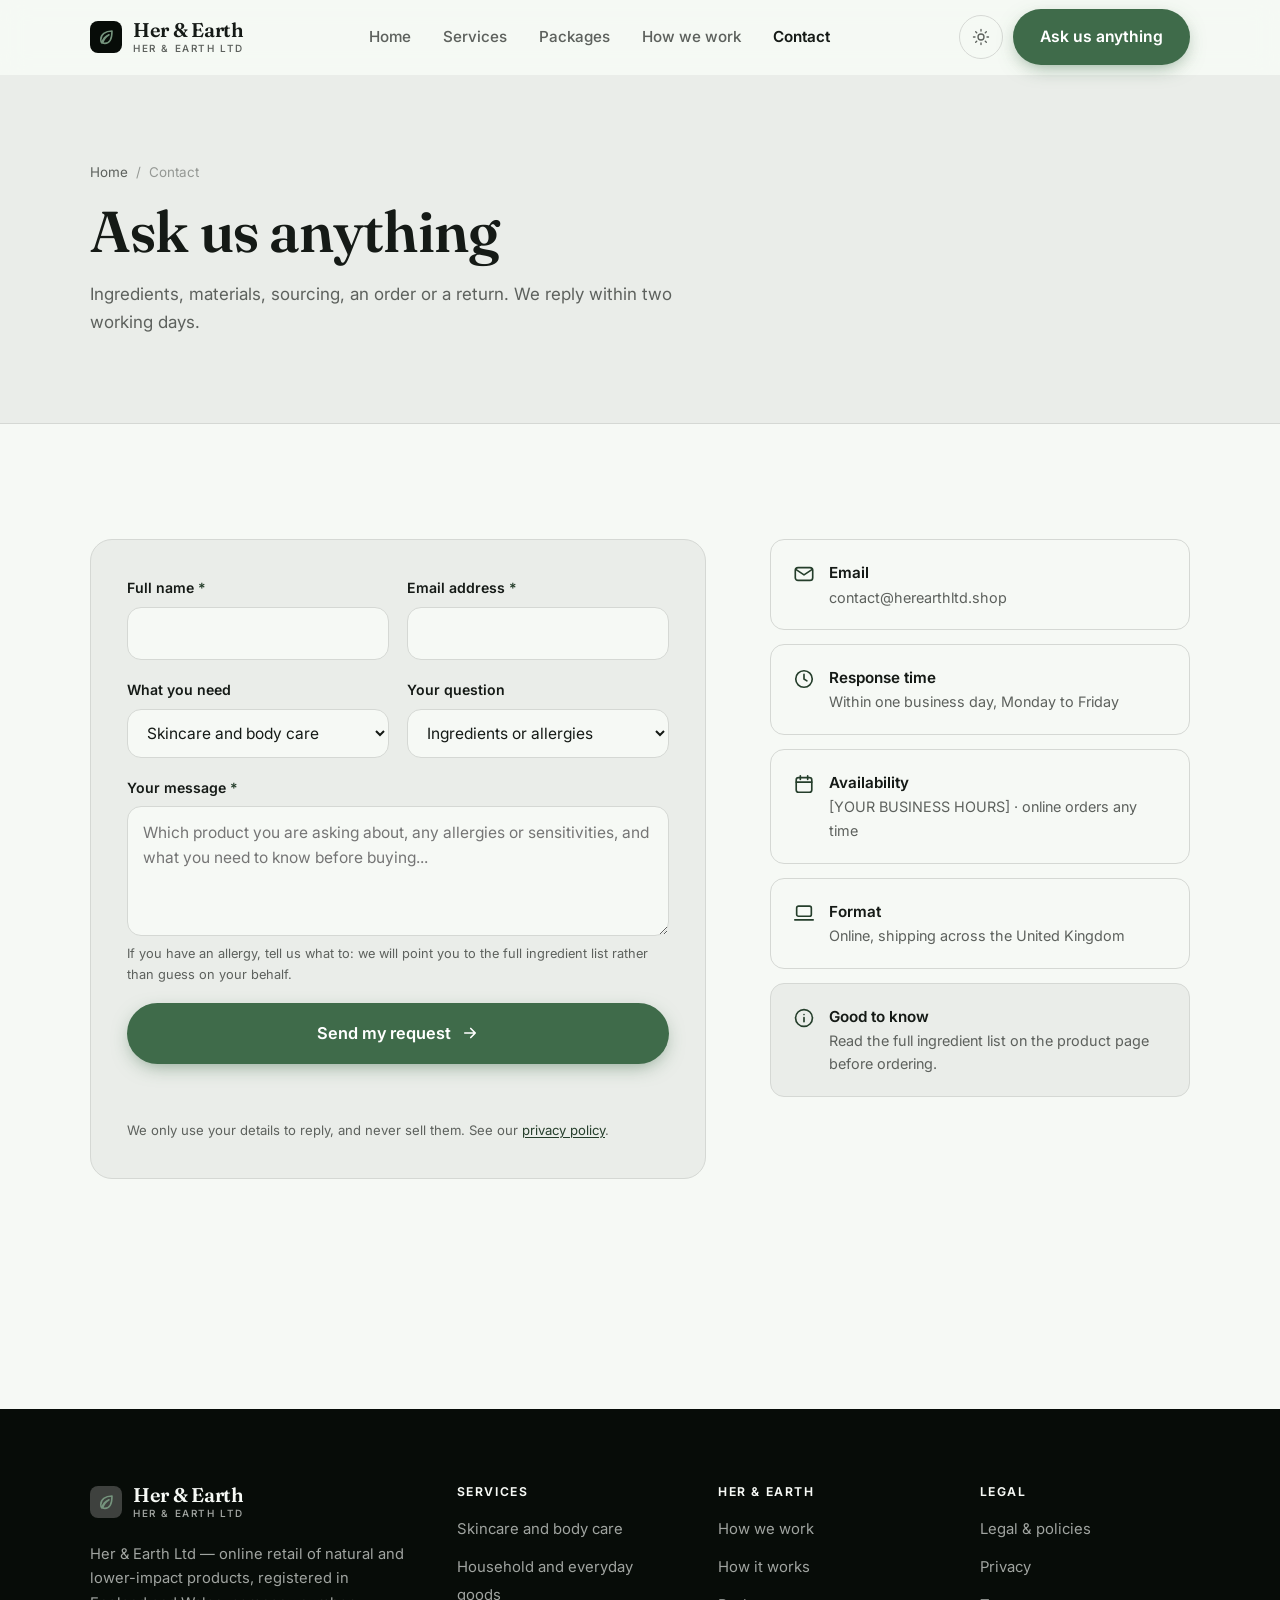
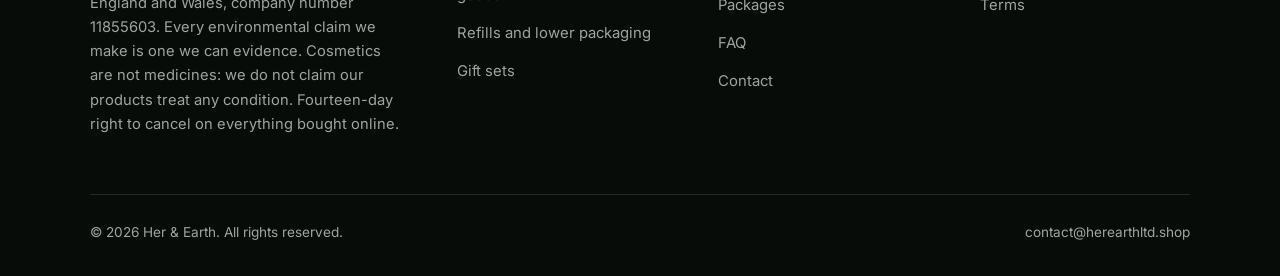
<file: contact.html>
<!DOCTYPE html>
<html lang="en" class="no-js">
<head>
<meta charset="utf-8">
<meta name="viewport" content="width=device-width, initial-scale=1">
<title>Contact — Her &amp; Earth</title>
<meta name="description" content="Contact Her &amp; Earth Ltd about ingredients, suitability, an order or a return. We reply within two working days.">
<link rel="canonical" href="https://herearthltd.shop/contact.html">

<meta property="og:type" content="website">
<meta property="og:url" content="https://herearthltd.shop/contact.html">
<meta property="og:site_name" content="Her &amp; Earth">
<meta property="og:locale" content="en_US">
<meta property="og:title" content="Contact — Her &amp; Earth">
<meta property="og:description" content="Contact Her &amp; Earth Ltd about ingredients, suitability, an order or a return. We reply within two working days.">
<meta name="theme-color" content="#070c08">

<link rel="icon" href="assets/img/favicon.svg" type="image/svg+xml">
<link rel="preconnect" href="https://fonts.googleapis.com">
<link rel="preconnect" href="https://fonts.gstatic.com" crossorigin>
<link rel="stylesheet" href="https://fonts.googleapis.com/css2?family=Fraunces:wght@400;500;600;700&family=Inter:wght@400..700&display=swap">
<link rel="stylesheet" href="assets/css/style.css">

<!-- Thème appliqué avant le premier rendu (évite le flash) -->
<script>
document.documentElement.classList.remove('no-js');
(function(){try{var t=localStorage.getItem('site-theme');if(t){document.documentElement.setAttribute('data-theme',t);}}catch(e){}})();
</script>
</head>

<body>
<a class="skip-link" href="#main">Skip to main content</a>

<header class="site-header">
  <nav class="wrap nav" aria-label="Main navigation">
    <a class="brand" href="index.html">
      <svg class="brand__mark" viewBox="0 0 64 64" aria-hidden="true">
        <rect class="bm-bg" width="64" height="64" rx="16"/>
        <g class="bm-ic" transform="translate(14 14) scale(1.5)" fill="none" stroke-width="2.1" stroke-linecap="round" stroke-linejoin="round"><path d="M20 4c-9 0-15 4.5-15 11.5 0 2 .6 3.4 1.5 4.5C8 14 12 10.5 16 9c-4 2.5-7 6-8.5 11 1 .4 2 .5 3 .5C17 20.5 20 14 20 4z"/></g>
      </svg>
      <span>Her &amp; Earth<span class="brand__sub">HER &amp; EARTH LTD</span></span>
    </a>

    <ul class="nav__links" id="nav-links">
      <li><a href="index.html">Home</a></li>
      <li><a href="programs.html">Services</a></li>
      <li><a href="index.html#pricing">Packages</a></li>
      <li><a href="about.html">How we work</a></li>
      <li><a href="contact.html" aria-current="page">Contact</a></li>
      <li><a class="btn btn--primary" href="contact.html">Ask us anything</a></li>
    </ul>

    <div class="nav__cta">
      <button class="theme-toggle" type="button" aria-label="Switch to dark theme">
        <svg class="icon-sun" viewBox="0 0 24 24" fill="none" stroke="currentColor" stroke-width="1.8" stroke-linecap="round" aria-hidden="true"><circle cx="12" cy="12" r="4"/><path d="M12 2v2m0 16v2M2 12h2m16 0h2M4.9 4.9l1.4 1.4m11.4 11.4 1.4 1.4M19.1 4.9l-1.4 1.4M6.3 17.7l-1.4 1.4"/></svg>
        <svg class="icon-moon" viewBox="0 0 24 24" fill="none" stroke="currentColor" stroke-width="1.8" stroke-linecap="round" stroke-linejoin="round" aria-hidden="true"><path d="M21 12.8A9 9 0 1 1 11.2 3a7 7 0 0 0 9.8 9.8z"/></svg>
      </button>
      <a class="btn btn--primary" href="contact.html">Ask us anything</a>
      <button class="nav__toggle" type="button" aria-expanded="false" aria-controls="nav-links" aria-label="Open menu">
        <svg class="icon-open" viewBox="0 0 24 24" fill="none" stroke="currentColor" stroke-width="2" stroke-linecap="round" aria-hidden="true"><path d="M3 6h18M3 12h18M3 18h18"/></svg>
        <svg class="icon-close" viewBox="0 0 24 24" fill="none" stroke="currentColor" stroke-width="2" stroke-linecap="round" aria-hidden="true"><path d="M6 6l12 12M18 6L6 18"/></svg>
      </button>
    </div>
  </nav>
</header>

<main id="main">

<section class="page-head">
  <div class="wrap">
    <nav class="breadcrumb" aria-label="Breadcrumb">
      <a href="index.html">Home</a><span>/</span><span aria-current="page">Contact</span>
    </nav>
    <h1>Ask us anything</h1>
    <p>Ingredients, materials, sourcing, an order or a return. We reply within two working days.</p>
  </div>
</section>

<section class="section wrap">
  <div class="form-layout">

    <!--
      FORM: the action attribute holds a placeholder id. Create a free form at
      https://formspree.io and replace VOTRE_ID_FORMSPREE. Until then, the button
      opens the visitor's email app with a pre-filled message to contact@herearthltd.shop.
    -->
    <form class="form" id="contact-form" action="https://formspree.io/f/VOTRE_ID_FORMSPREE" method="POST"
          data-email="contact@herearthltd.shop" data-subject="Product enquiry"
          data-msg-mail="Your email app will open with the message ready to send." data-msg-sending="Sending…"
          data-msg-ok="Thanks! Your message is on its way. We reply within one business day." data-msg-err="Sending failed. Please email us directly at">
      <div class="form__row">
        <div class="field">
          <label for="nom">Full name <span class="req" aria-hidden="true">*</span></label>
          <input type="text" id="nom" name="nom" autocomplete="name" required>
        </div>
        <div class="field">
          <label for="email">Email address <span class="req" aria-hidden="true">*</span></label>
          <input type="email" id="email" name="email" autocomplete="email" required>
        </div>
      </div>

      <div class="form__row">
        <div class="field">
          <label for="programme">What you need</label>
          <select id="programme" name="programme">
            <option>Skincare and body care</option>
            <option>Household and everyday goods</option>
            <option>Refills and lower packaging</option>
            <option>Gift sets</option>
            <option>Not sure yet</option>
          </select>
        </div>
        <div class="field">
          <label for="niveau">Your question</label>
          <select id="niveau" name="niveau">
            <option>Ingredients or allergies</option>
            <option>Materials and sourcing</option>
            <option>An order or delivery</option>
            <option>A return or cancellation</option>
          </select>
        </div>
      </div>

      <div class="field">
        <label for="message">Your message <span class="req" aria-hidden="true">*</span></label>
        <textarea id="message" name="message" required placeholder="Which product you are asking about, any allergies or sensitivities, and what you need to know before buying..."></textarea>
        <span class="field__hint">If you have an allergy, tell us what to: we will point you to the full ingredient list rather than guess on your behalf.</span>
      </div>

      <!-- Bot trap: hidden from humans -->
      <div class="visually-hidden" aria-hidden="true">
        <label for="site-web">Leave this field empty</label>
        <input type="text" id="site-web" name="_gotcha" tabindex="-1" autocomplete="off">
      </div>

      <button class="btn btn--primary btn--lg" type="submit">Send my request <svg viewBox="0 0 24 24" fill="none" stroke="currentColor" stroke-width="2.2" stroke-linecap="round" stroke-linejoin="round" aria-hidden="true"><path d="M5 12h14M13 6l6 6-6 6"/></svg></button>

      <p id="form-status" class="form__status" role="status" aria-live="polite"></p>

      <p class="form__note">
        We only use your details to reply, and never sell them. See our <a href="legal.html#privacy">privacy policy</a>.
      </p>
    </form>

    <aside class="contact-aside">
      <div class="contact-card">
        <svg viewBox="0 0 24 24" fill="none" stroke="currentColor" stroke-width="1.8" stroke-linecap="round" stroke-linejoin="round" aria-hidden="true"><rect x="2.5" y="5" width="19" height="14" rx="3"/><path d="M3 7l9 6 9-6"/></svg>
        <div><b>Email</b><a href="mailto:contact@herearthltd.shop">contact@herearthltd.shop</a></div>
      </div>
      <div class="contact-card">
        <svg viewBox="0 0 24 24" fill="none" stroke="currentColor" stroke-width="1.8" stroke-linecap="round" stroke-linejoin="round" aria-hidden="true"><circle cx="12" cy="12" r="9"/><path d="M12 7v5l3.2 2"/></svg>
        <div><b>Response time</b><span>Within one business day, Monday to Friday</span></div>
      </div>
      <div class="contact-card">
        <svg viewBox="0 0 24 24" fill="none" stroke="currentColor" stroke-width="1.8" stroke-linecap="round" stroke-linejoin="round" aria-hidden="true"><rect x="3.5" y="5" width="17" height="16" rx="2.5"/><path d="M8 3v4M16 3v4M3.5 10h17"/></svg>
        <div><b>Availability</b><span>[YOUR BUSINESS HOURS] · online orders any time</span></div>
      </div>
      <div class="contact-card">
        <svg viewBox="0 0 24 24" fill="none" stroke="currentColor" stroke-width="1.8" stroke-linecap="round" stroke-linejoin="round" aria-hidden="true"><rect x="4" y="4.5" width="16" height="11" rx="2"/><path d="M2 19.5h20"/></svg>
        <div><b>Format</b><span>Online, shipping across the United Kingdom</span></div>
      </div>
      <div class="contact-card contact-card--soft">
        <svg viewBox="0 0 24 24" fill="none" stroke="currentColor" stroke-width="1.8" stroke-linecap="round" stroke-linejoin="round" aria-hidden="true"><circle cx="12" cy="12" r="9.2"/><path d="M12 16v-4.5M12 8.2v.1"/></svg>
        <div><b>Good to know</b><span>Read the full ingredient list on the product page before ordering.</span></div>
      </div>
    </aside>

  </div>
</section>

</main>

<footer class="site-footer">
  <div class="wrap">
    <div class="footer__grid">
      <div class="footer__brand">
        <a class="brand" href="index.html">
          <svg class="brand__mark" viewBox="0 0 64 64" aria-hidden="true">
        <rect class="bm-bg" width="64" height="64" rx="16"/>
        <g class="bm-ic" transform="translate(14 14) scale(1.5)" fill="none" stroke-width="2.1" stroke-linecap="round" stroke-linejoin="round"><path d="M20 4c-9 0-15 4.5-15 11.5 0 2 .6 3.4 1.5 4.5C8 14 12 10.5 16 9c-4 2.5-7 6-8.5 11 1 .4 2 .5 3 .5C17 20.5 20 14 20 4z"/></g>
      </svg>
          <span>Her &amp; Earth<span class="brand__sub">HER &amp; EARTH LTD</span></span>
        </a>
        <p>Her &amp; Earth Ltd — online retail of natural and lower-impact products, registered in England and Wales, company number 11855603. Every environmental claim we make is one we can evidence. Cosmetics are not medicines: we do not claim our products treat any condition. Fourteen-day right to cancel on everything bought online.</p>
      </div>

      <div class="footer__col">
        <h4>Services</h4>
        <ul>
          <li><a href="programs.html#skincare">Skincare and body care</a></li>
          <li><a href="programs.html#home">Household and everyday goods</a></li>
          <li><a href="programs.html#refills">Refills and lower packaging</a></li>
          <li><a href="programs.html#gifts">Gift sets</a></li>
        </ul>
      </div>

      <div class="footer__col">
        <h4>Her &amp; Earth</h4>
        <ul>
          <li><a href="about.html">How we work</a></li>
          <li><a href="index.html#how-it-works">How it works</a></li>
          <li><a href="index.html#pricing">Packages</a></li>
          <li><a href="index.html#faq">FAQ</a></li>
          <li><a href="contact.html">Contact</a></li>
        </ul>
      </div>

      <div class="footer__col">
        <h4>Legal</h4>
        <ul>
          <li><a href="legal.html">Legal &amp; policies</a></li>
          <li><a href="legal.html#privacy">Privacy</a></li>
          <li><a href="legal.html#terms">Terms</a></li>
        </ul>
      </div>
    </div>

    <div class="footer__bottom">
      <p>© <span data-year>2026</span> Her &amp; Earth. All rights reserved.</p>
      <p><a href="mailto:contact@herearthltd.shop">contact@herearthltd.shop</a></p>
    </div>
  </div>
</footer>

<script src="assets/js/main.js" defer></script>
</body>
</html>
</file>
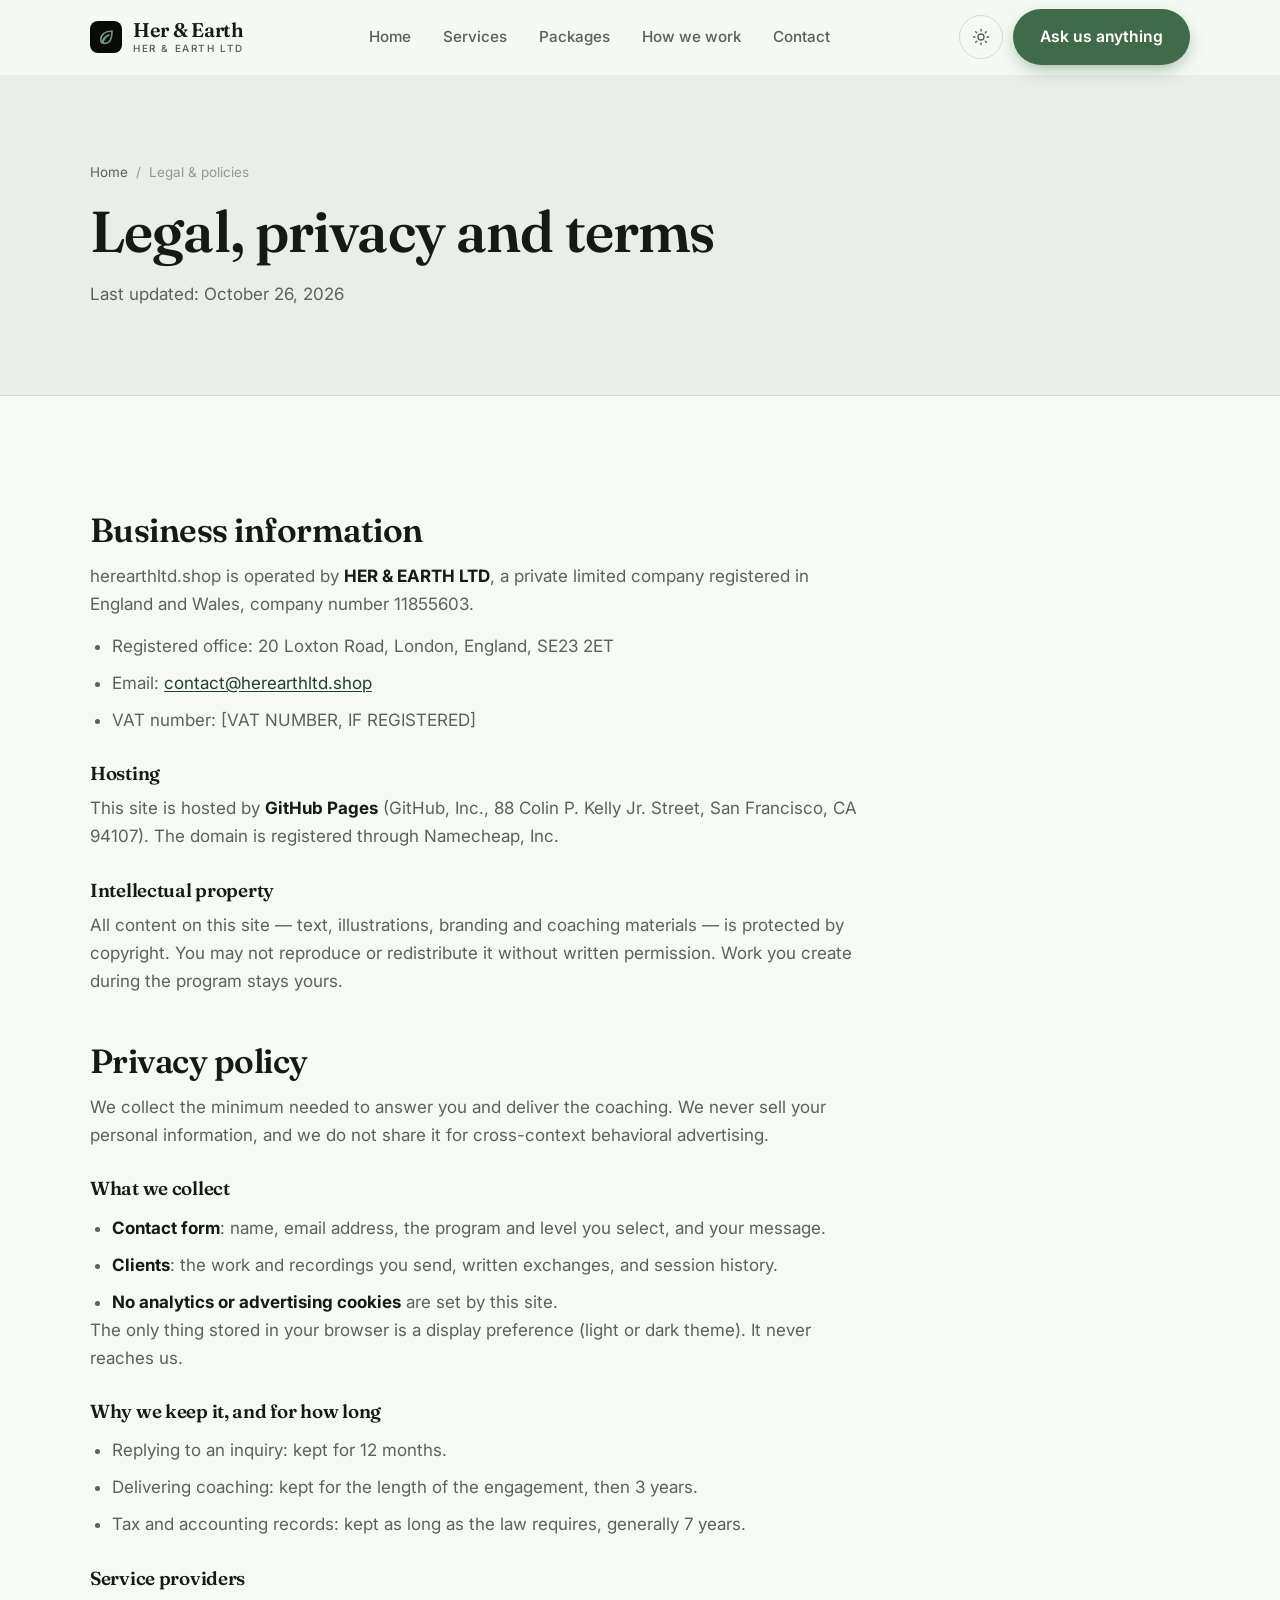
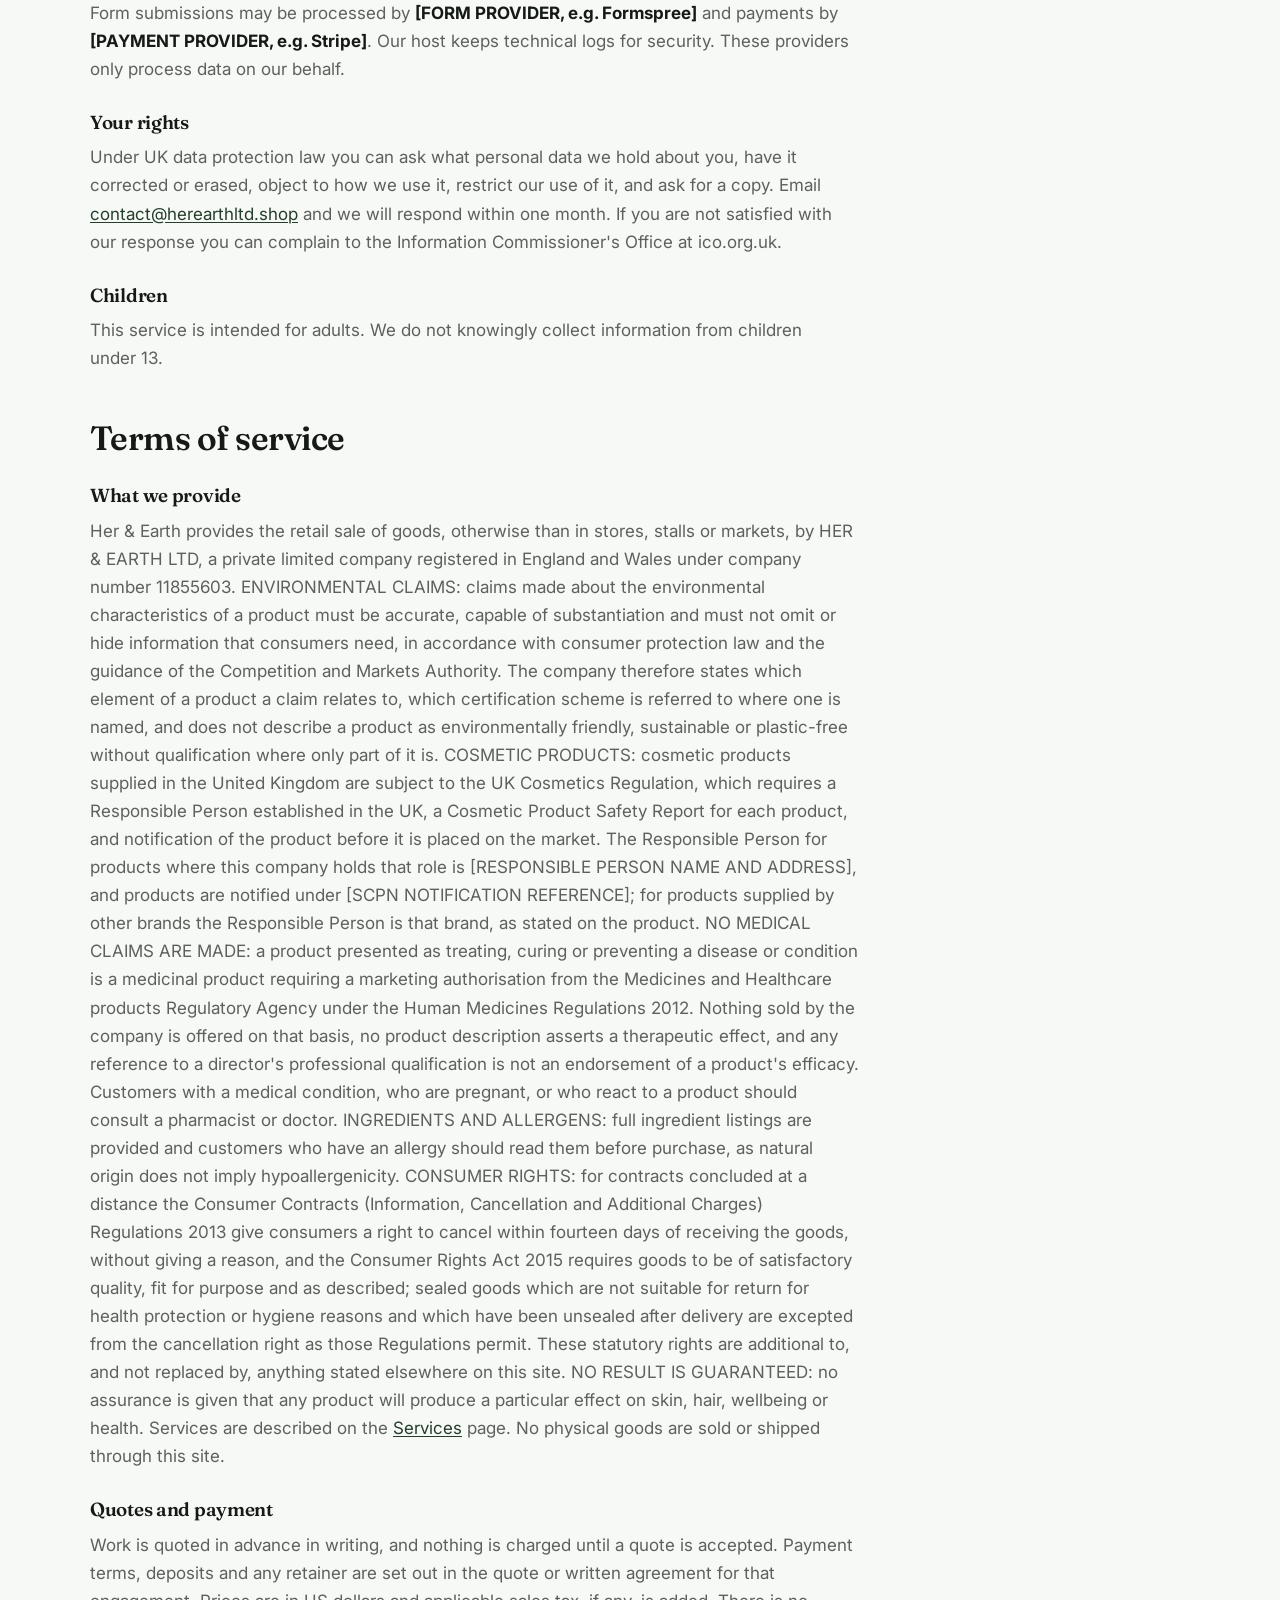
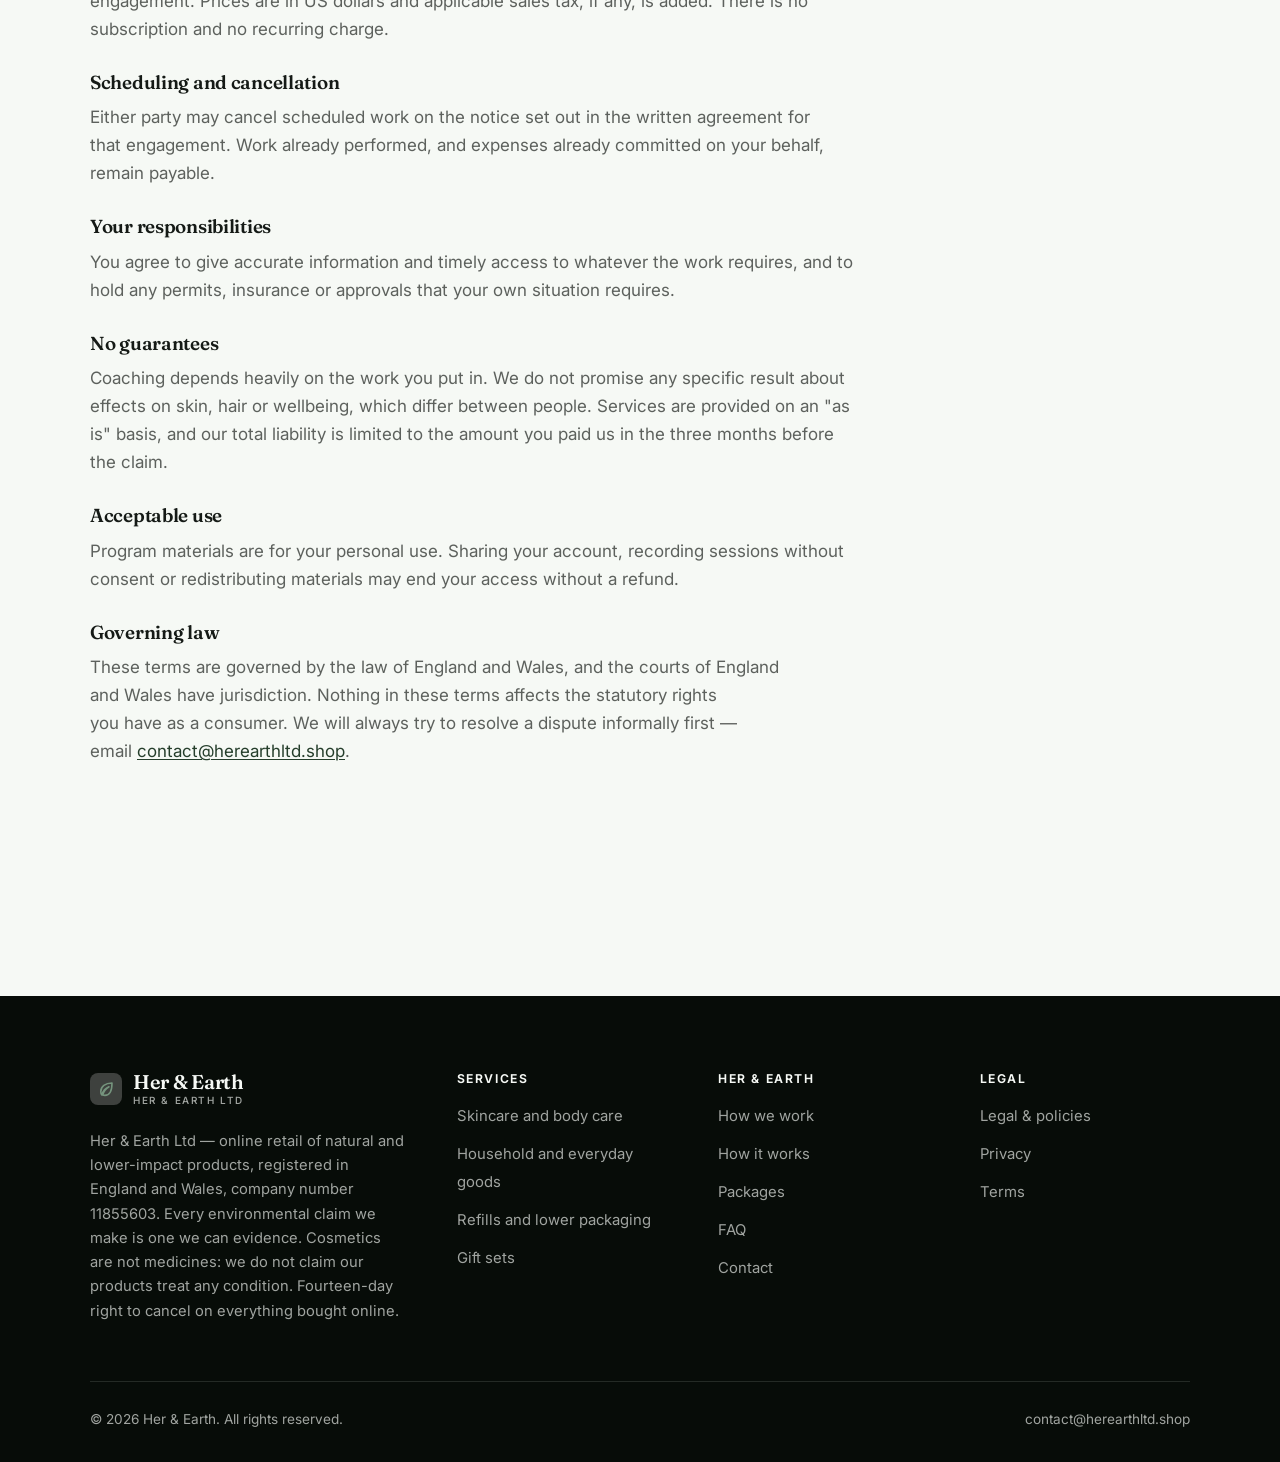
<file: legal.html>
<!DOCTYPE html>
<html lang="en" class="no-js">
<head>
<meta charset="utf-8">
<meta name="viewport" content="width=device-width, initial-scale=1">
<title>Legal, privacy and terms — Her &amp; Earth</title>
<meta name="description" content="Business information, privacy policy and terms of service for Her &amp; Earth.">
<meta name="robots" content="noindex">

<meta property="og:type" content="website">
<meta property="og:url" content="https://herearthltd.shop/legal.html">
<meta property="og:site_name" content="Her &amp; Earth">
<meta property="og:locale" content="en_US">
<meta property="og:title" content="Legal, privacy and terms — Her &amp; Earth">
<meta property="og:description" content="Business information, privacy policy and terms of service for Her &amp; Earth.">
<meta name="theme-color" content="#070c08">

<link rel="icon" href="assets/img/favicon.svg" type="image/svg+xml">
<link rel="preconnect" href="https://fonts.googleapis.com">
<link rel="preconnect" href="https://fonts.gstatic.com" crossorigin>
<link rel="stylesheet" href="https://fonts.googleapis.com/css2?family=Fraunces:wght@400;500;600;700&family=Inter:wght@400..700&display=swap">
<link rel="stylesheet" href="assets/css/style.css">

<!-- Thème appliqué avant le premier rendu (évite le flash) -->
<script>
document.documentElement.classList.remove('no-js');
(function(){try{var t=localStorage.getItem('site-theme');if(t){document.documentElement.setAttribute('data-theme',t);}}catch(e){}})();
</script>
</head>

<body>
<a class="skip-link" href="#main">Skip to main content</a>

<header class="site-header">
  <nav class="wrap nav" aria-label="Main navigation">
    <a class="brand" href="index.html">
      <svg class="brand__mark" viewBox="0 0 64 64" aria-hidden="true">
        <rect class="bm-bg" width="64" height="64" rx="16"/>
        <g class="bm-ic" transform="translate(14 14) scale(1.5)" fill="none" stroke-width="2.1" stroke-linecap="round" stroke-linejoin="round"><path d="M20 4c-9 0-15 4.5-15 11.5 0 2 .6 3.4 1.5 4.5C8 14 12 10.5 16 9c-4 2.5-7 6-8.5 11 1 .4 2 .5 3 .5C17 20.5 20 14 20 4z"/></g>
      </svg>
      <span>Her &amp; Earth<span class="brand__sub">HER &amp; EARTH LTD</span></span>
    </a>

    <ul class="nav__links" id="nav-links">
      <li><a href="index.html">Home</a></li>
      <li><a href="programs.html">Services</a></li>
      <li><a href="index.html#pricing">Packages</a></li>
      <li><a href="about.html">How we work</a></li>
      <li><a href="contact.html">Contact</a></li>
      <li><a class="btn btn--primary" href="contact.html">Ask us anything</a></li>
    </ul>

    <div class="nav__cta">
      <button class="theme-toggle" type="button" aria-label="Switch to dark theme">
        <svg class="icon-sun" viewBox="0 0 24 24" fill="none" stroke="currentColor" stroke-width="1.8" stroke-linecap="round" aria-hidden="true"><circle cx="12" cy="12" r="4"/><path d="M12 2v2m0 16v2M2 12h2m16 0h2M4.9 4.9l1.4 1.4m11.4 11.4 1.4 1.4M19.1 4.9l-1.4 1.4M6.3 17.7l-1.4 1.4"/></svg>
        <svg class="icon-moon" viewBox="0 0 24 24" fill="none" stroke="currentColor" stroke-width="1.8" stroke-linecap="round" stroke-linejoin="round" aria-hidden="true"><path d="M21 12.8A9 9 0 1 1 11.2 3a7 7 0 0 0 9.8 9.8z"/></svg>
      </button>
      <a class="btn btn--primary" href="contact.html">Ask us anything</a>
      <button class="nav__toggle" type="button" aria-expanded="false" aria-controls="nav-links" aria-label="Open menu">
        <svg class="icon-open" viewBox="0 0 24 24" fill="none" stroke="currentColor" stroke-width="2" stroke-linecap="round" aria-hidden="true"><path d="M3 6h18M3 12h18M3 18h18"/></svg>
        <svg class="icon-close" viewBox="0 0 24 24" fill="none" stroke="currentColor" stroke-width="2" stroke-linecap="round" aria-hidden="true"><path d="M6 6l12 12M18 6L6 18"/></svg>
      </button>
    </div>
  </nav>
</header>

<main id="main">

<section class="page-head">
  <div class="wrap">
    <nav class="breadcrumb" aria-label="Breadcrumb">
      <a href="index.html">Home</a><span>/</span><span aria-current="page">Legal &amp; policies</span>
    </nav>
    <h1>Legal, privacy and terms</h1>
    <p>Last updated: <time datetime="2026-10-26">October 26, 2026</time></p>
  </div>
</section>

<section class="section wrap">
  <div class="prose">

    <!--
      TO DO: this is a skeleton, not legal advice. Replace every [BRACKET] with
      your real details before selling, and have a lawyer review it if you can.
      Consumer protection rules differ by state.
    -->

    <h2 id="business">Business information</h2>
    <p>
      herearthltd.shop is operated by <strong>HER &amp; EARTH LTD</strong>, a private limited
      company registered in England and Wales, company number 11855603.
    </p>
    <ul>
      <li>Registered office: 20 Loxton Road, London, England, SE23 2ET</li>
      <li>Email: <a href="mailto:contact@herearthltd.shop">contact@herearthltd.shop</a></li>
      <li>VAT number: [VAT NUMBER, IF REGISTERED]</li>
    </ul>

    <h3>Hosting</h3>
    <p>
      This site is hosted by <strong>GitHub Pages</strong> (GitHub, Inc., 88 Colin P. Kelly Jr. Street,
      San Francisco, CA 94107). The domain is registered through Namecheap, Inc.
    </p>

    <h3>Intellectual property</h3>
    <p>
      All content on this site — text, illustrations, branding and coaching materials — is protected by
      copyright. You may not reproduce or redistribute it without written permission. Work you create during
      the program stays yours.
    </p>

    <h2 id="privacy">Privacy policy</h2>
    <p>
      We collect the minimum needed to answer you and deliver the coaching. We never sell your personal
      information, and we do not share it for cross-context behavioral advertising.
    </p>
    <h3>What we collect</h3>
    <ul>
      <li><strong>Contact form</strong>: name, email address, the program and level you select, and your message.</li>
      <li><strong>Clients</strong>: the work and recordings you send, written exchanges, and session history.</li>
      <li><strong>No analytics or advertising cookies</strong> are set by this site.</li>
    </ul>
    <p>
      The only thing stored in your browser is a display preference (light or dark theme). It never reaches us.
    </p>
    <h3>Why we keep it, and for how long</h3>
    <ul>
      <li>Replying to an inquiry: kept for 12 months.</li>
      <li>Delivering coaching: kept for the length of the engagement, then 3 years.</li>
      <li>Tax and accounting records: kept as long as the law requires, generally 7 years.</li>
    </ul>
    <h3>Service providers</h3>
    <p>
      Form submissions may be processed by <strong>[FORM PROVIDER, e.g. Formspree]</strong> and payments by
      <strong>[PAYMENT PROVIDER, e.g. Stripe]</strong>. Our host keeps technical logs for security. These
      providers only process data on our behalf.
    </p>
    <h3>Your rights</h3>
    <p>
      Under UK data protection law you can ask what personal data we hold about you, have it corrected or
      erased, object to how we use it, restrict our use of it, and ask for a copy. Email
      <a href="mailto:contact@herearthltd.shop">contact@herearthltd.shop</a> and we will respond within one month. If you are not satisfied with
      our response you can complain to the Information Commissioner's Office at ico.org.uk.
    </p>
    <h3>Children</h3>
    <p>
      This service is intended for adults. We do not knowingly collect information from children under 13.
    </p>

    <h2 id="terms">Terms of service</h2>
    <h3>What we provide</h3>
    <p>
      Her &amp; Earth provides the retail sale of goods, otherwise than in stores, stalls or markets, by HER &amp; EARTH LTD, a private limited company registered in England and Wales under company number 11855603. ENVIRONMENTAL CLAIMS: claims made about the environmental characteristics of a product must be accurate, capable of substantiation and must not omit or hide information that consumers need, in accordance with consumer protection law and the guidance of the Competition and Markets Authority. The company therefore states which element of a product a claim relates to, which certification scheme is referred to where one is named, and does not describe a product as environmentally friendly, sustainable or plastic-free without qualification where only part of it is. COSMETIC PRODUCTS: cosmetic products supplied in the United Kingdom are subject to the UK Cosmetics Regulation, which requires a Responsible Person established in the UK, a Cosmetic Product Safety Report for each product, and notification of the product before it is placed on the market. The Responsible Person for products where this company holds that role is [RESPONSIBLE PERSON NAME AND ADDRESS], and products are notified under [SCPN NOTIFICATION REFERENCE]; for products supplied by other brands the Responsible Person is that brand, as stated on the product. NO MEDICAL CLAIMS ARE MADE: a product presented as treating, curing or preventing a disease or condition is a medicinal product requiring a marketing authorisation from the Medicines and Healthcare products Regulatory Agency under the Human Medicines Regulations 2012. Nothing sold by the company is offered on that basis, no product description asserts a therapeutic effect, and any reference to a director's professional qualification is not an endorsement of a product's efficacy. Customers with a medical condition, who are pregnant, or who react to a product should consult a pharmacist or doctor. INGREDIENTS AND ALLERGENS: full ingredient listings are provided and customers who have an allergy should read them before purchase, as natural origin does not imply hypoallergenicity. CONSUMER RIGHTS: for contracts concluded at a distance the Consumer Contracts (Information, Cancellation and Additional Charges) Regulations 2013 give consumers a right to cancel within fourteen days of receiving the goods, without giving a reason, and the Consumer Rights Act 2015 requires goods to be of satisfactory quality, fit for purpose and as described; sealed goods which are not suitable for return for health protection or hygiene reasons and which have been unsealed after delivery are excepted from the cancellation right as those Regulations permit. These statutory rights are additional to, and not replaced by, anything stated elsewhere on this site. NO RESULT IS GUARANTEED: no assurance is given that any product will produce a particular effect on skin, hair, wellbeing or health. Services are described on the
      <a href="programs.html">Services</a> page. No physical goods are sold or shipped through this site.
    </p>
    <h3>Quotes and payment</h3>
    <p>
      Work is quoted in advance in writing, and nothing is charged until a quote is accepted. Payment terms,
      deposits and any retainer are set out in the quote or written agreement for that engagement. Prices are in
      US dollars and applicable sales tax, if any, is added. There is no subscription and no recurring charge.
    </p>
    <h3>Scheduling and cancellation</h3>
    <p>
      Either party may cancel scheduled work on the notice set out in the written agreement for that engagement.
      Work already performed, and expenses already committed on your behalf, remain payable.
    </p>
    <h3>Your responsibilities</h3>
    <p>
      You agree to give accurate information and timely access to whatever the work requires, and to hold any
      permits, insurance or approvals that your own situation requires.
    </p>

    <h3>No guarantees</h3>
    <p>
      Coaching depends heavily on the work you put in. We do not promise any specific result
      about effects on skin, hair or wellbeing, which differ between people. Services are provided on an "as is" basis, and our total
      liability is limited to the amount you paid us in the three months before the claim.
    </p>
    <h3>Acceptable use</h3>
    <p>
      Program materials are for your personal use. Sharing your account, recording sessions without consent
      or redistributing materials may end your access without a refund.
    </p>
    <h3>Governing law</h3>
    <p>
      These terms are governed by the law of England and Wales, and the courts of England and Wales have
      jurisdiction. Nothing in these terms affects the statutory rights you have as a consumer. We will always
      try to resolve a dispute informally first — email <a href="mailto:contact@herearthltd.shop">contact@herearthltd.shop</a>.
    </p>

  </div>
</section>

</main>

<footer class="site-footer">
  <div class="wrap">
    <div class="footer__grid">
      <div class="footer__brand">
        <a class="brand" href="index.html">
          <svg class="brand__mark" viewBox="0 0 64 64" aria-hidden="true">
        <rect class="bm-bg" width="64" height="64" rx="16"/>
        <g class="bm-ic" transform="translate(14 14) scale(1.5)" fill="none" stroke-width="2.1" stroke-linecap="round" stroke-linejoin="round"><path d="M20 4c-9 0-15 4.5-15 11.5 0 2 .6 3.4 1.5 4.5C8 14 12 10.5 16 9c-4 2.5-7 6-8.5 11 1 .4 2 .5 3 .5C17 20.5 20 14 20 4z"/></g>
      </svg>
          <span>Her &amp; Earth<span class="brand__sub">HER &amp; EARTH LTD</span></span>
        </a>
        <p>Her &amp; Earth Ltd — online retail of natural and lower-impact products, registered in England and Wales, company number 11855603. Every environmental claim we make is one we can evidence. Cosmetics are not medicines: we do not claim our products treat any condition. Fourteen-day right to cancel on everything bought online.</p>
      </div>

      <div class="footer__col">
        <h4>Services</h4>
        <ul>
          <li><a href="programs.html#skincare">Skincare and body care</a></li>
          <li><a href="programs.html#home">Household and everyday goods</a></li>
          <li><a href="programs.html#refills">Refills and lower packaging</a></li>
          <li><a href="programs.html#gifts">Gift sets</a></li>
        </ul>
      </div>

      <div class="footer__col">
        <h4>Her &amp; Earth</h4>
        <ul>
          <li><a href="about.html">How we work</a></li>
          <li><a href="index.html#how-it-works">How it works</a></li>
          <li><a href="index.html#pricing">Packages</a></li>
          <li><a href="index.html#faq">FAQ</a></li>
          <li><a href="contact.html">Contact</a></li>
        </ul>
      </div>

      <div class="footer__col">
        <h4>Legal</h4>
        <ul>
          <li><a href="legal.html">Legal &amp; policies</a></li>
          <li><a href="legal.html#privacy">Privacy</a></li>
          <li><a href="legal.html#terms">Terms</a></li>
        </ul>
      </div>
    </div>

    <div class="footer__bottom">
      <p>© <span data-year>2026</span> Her &amp; Earth. All rights reserved.</p>
      <p><a href="mailto:contact@herearthltd.shop">contact@herearthltd.shop</a></p>
    </div>
  </div>
</footer>

<script src="assets/js/main.js" defer></script>
</body>
</html>
</file>
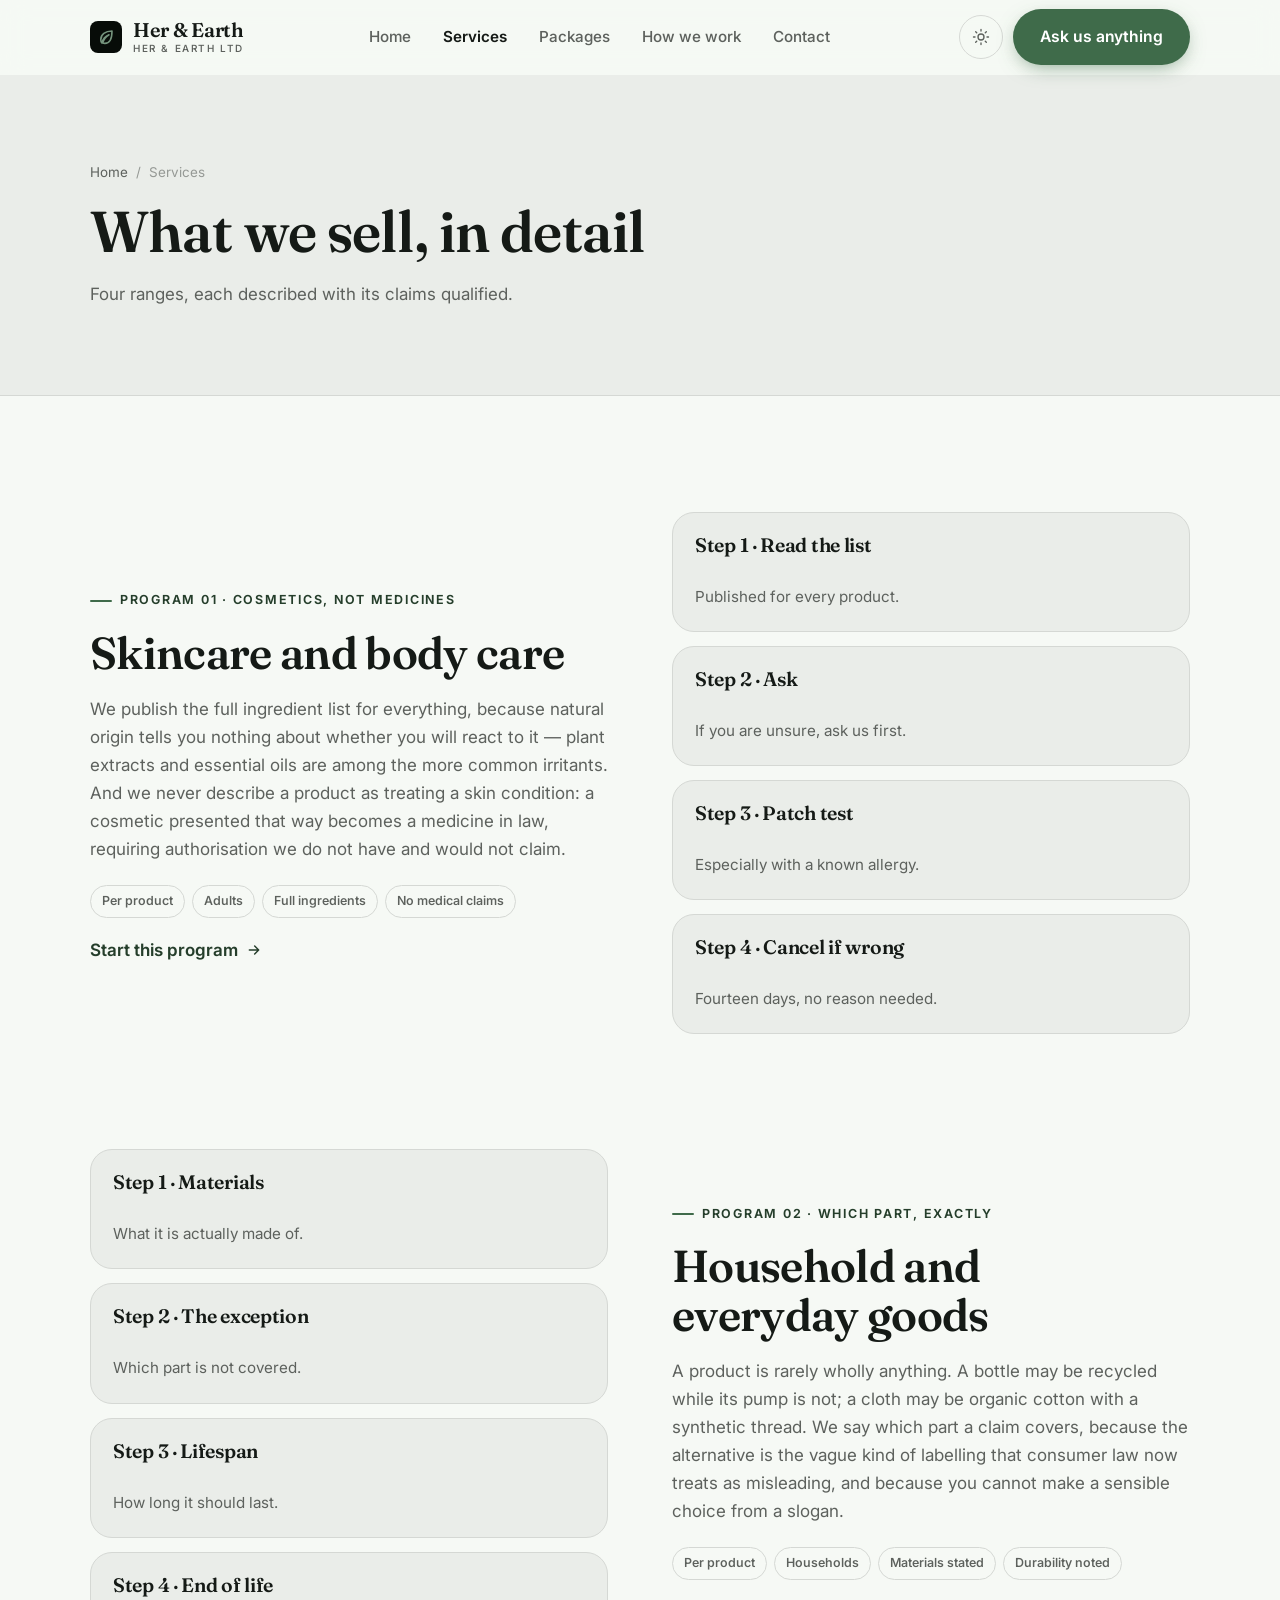
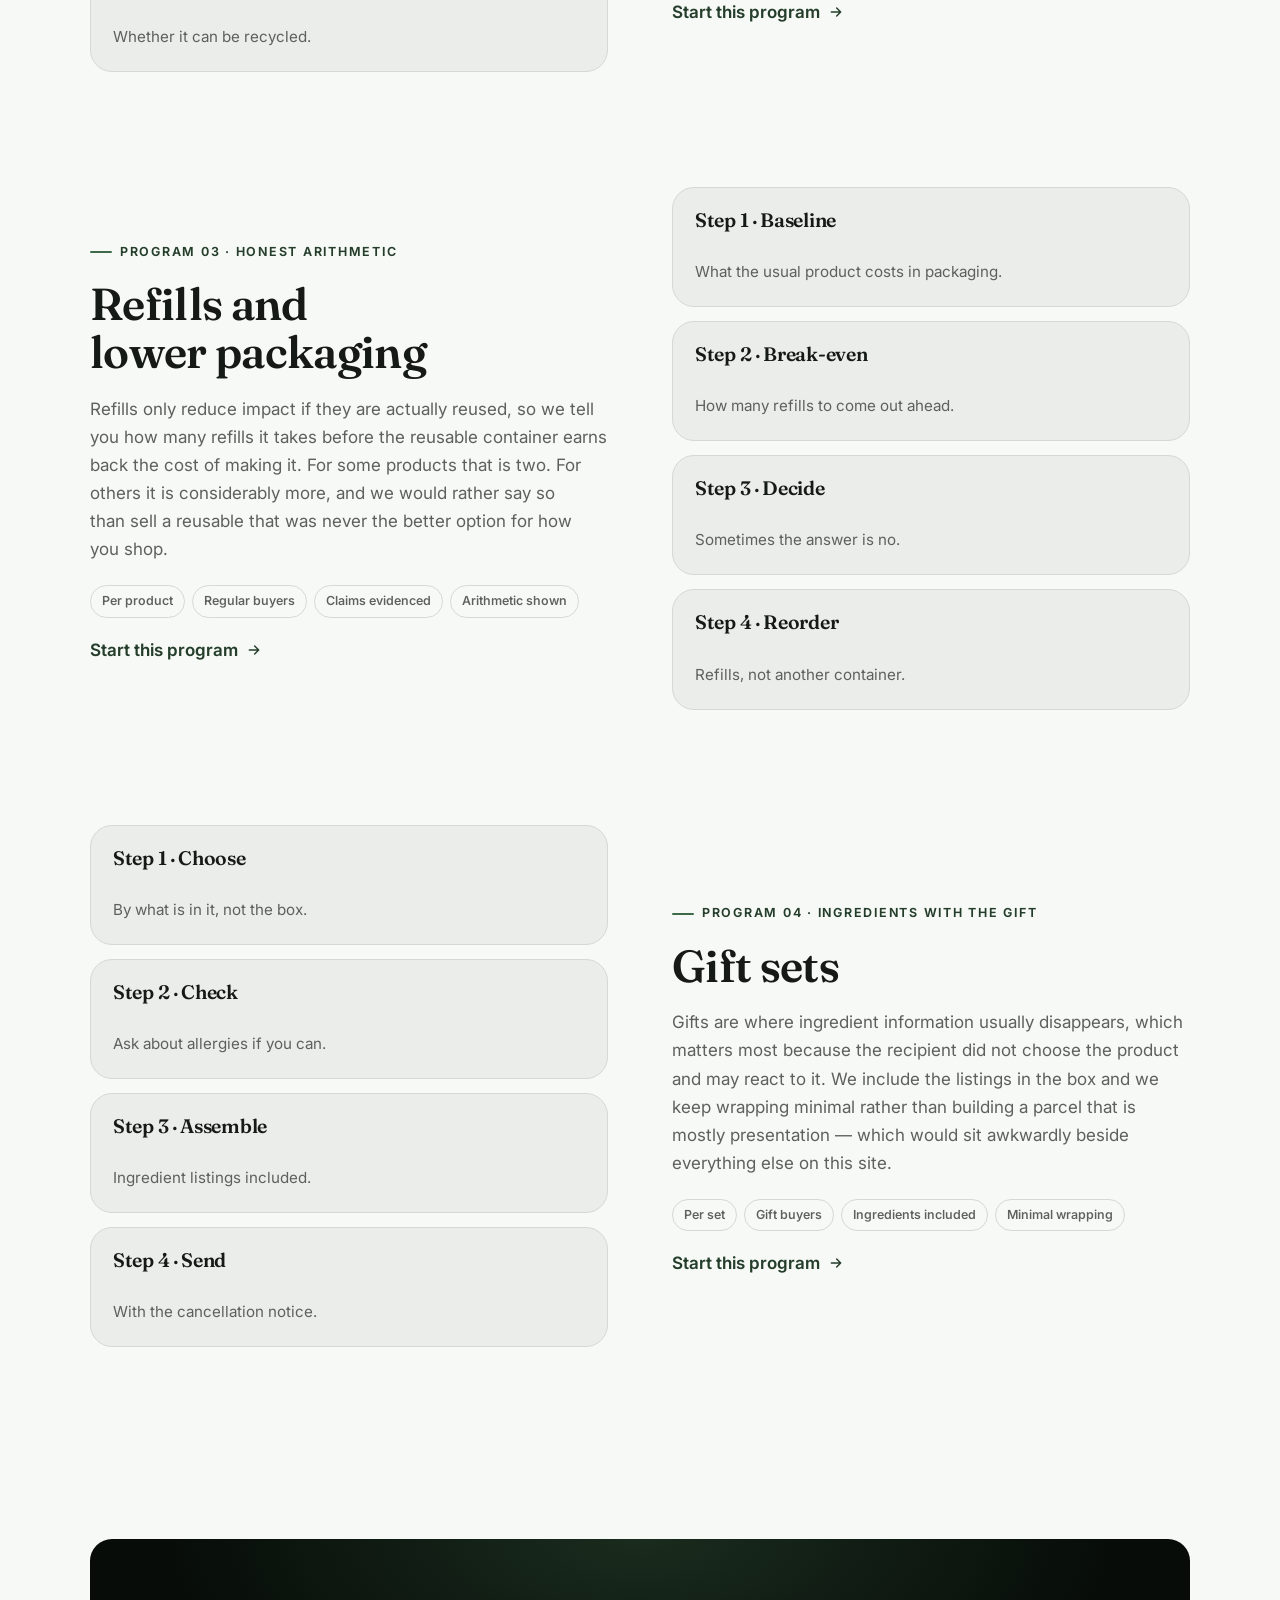
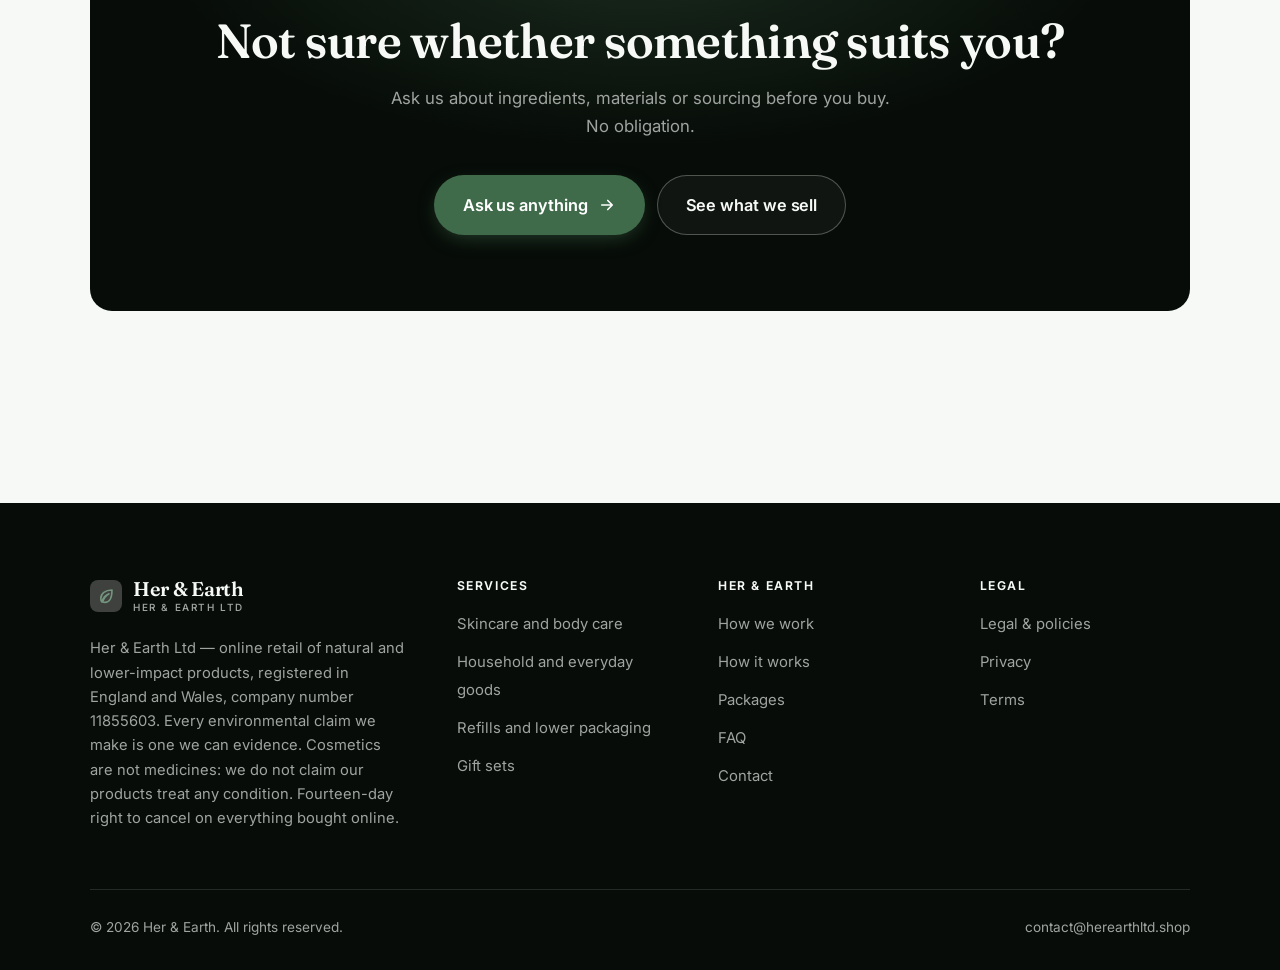
<file: programs.html>
<!DOCTYPE html>
<html lang="en" class="no-js">
<head>
<meta charset="utf-8">
<meta name="viewport" content="width=device-width, initial-scale=1">
<title>Services — Her &amp; Earth</title>
<meta name="description" content="What Her &amp; Earth Ltd sells: skincare and body care, household and everyday goods, refills and lower packaging, and gift sets.">
<link rel="canonical" href="https://herearthltd.shop/programs.html">

<meta property="og:type" content="website">
<meta property="og:url" content="https://herearthltd.shop/programs.html">
<meta property="og:site_name" content="Her &amp; Earth">
<meta property="og:locale" content="en_US">
<meta property="og:title" content="Services — Her &amp; Earth">
<meta property="og:description" content="What Her &amp; Earth Ltd sells: skincare and body care, household and everyday goods, refills and lower packaging, and gift sets.">
<meta name="theme-color" content="#070c08">

<link rel="icon" href="assets/img/favicon.svg" type="image/svg+xml">
<link rel="preconnect" href="https://fonts.googleapis.com">
<link rel="preconnect" href="https://fonts.gstatic.com" crossorigin>
<link rel="stylesheet" href="https://fonts.googleapis.com/css2?family=Fraunces:wght@400;500;600;700&family=Inter:wght@400..700&display=swap">
<link rel="stylesheet" href="assets/css/style.css">

<!-- Thème appliqué avant le premier rendu (évite le flash) -->
<script>
document.documentElement.classList.remove('no-js');
(function(){try{var t=localStorage.getItem('site-theme');if(t){document.documentElement.setAttribute('data-theme',t);}}catch(e){}})();
</script>
</head>

<body>
<a class="skip-link" href="#main">Skip to main content</a>

<header class="site-header">
  <nav class="wrap nav" aria-label="Main navigation">
    <a class="brand" href="index.html">
      <svg class="brand__mark" viewBox="0 0 64 64" aria-hidden="true">
        <rect class="bm-bg" width="64" height="64" rx="16"/>
        <g class="bm-ic" transform="translate(14 14) scale(1.5)" fill="none" stroke-width="2.1" stroke-linecap="round" stroke-linejoin="round"><path d="M20 4c-9 0-15 4.5-15 11.5 0 2 .6 3.4 1.5 4.5C8 14 12 10.5 16 9c-4 2.5-7 6-8.5 11 1 .4 2 .5 3 .5C17 20.5 20 14 20 4z"/></g>
      </svg>
      <span>Her &amp; Earth<span class="brand__sub">HER &amp; EARTH LTD</span></span>
    </a>

    <ul class="nav__links" id="nav-links">
      <li><a href="index.html">Home</a></li>
      <li><a href="programs.html" aria-current="page">Services</a></li>
      <li><a href="index.html#pricing">Packages</a></li>
      <li><a href="about.html">How we work</a></li>
      <li><a href="contact.html">Contact</a></li>
      <li><a class="btn btn--primary" href="contact.html">Ask us anything</a></li>
    </ul>

    <div class="nav__cta">
      <button class="theme-toggle" type="button" aria-label="Switch to dark theme">
        <svg class="icon-sun" viewBox="0 0 24 24" fill="none" stroke="currentColor" stroke-width="1.8" stroke-linecap="round" aria-hidden="true"><circle cx="12" cy="12" r="4"/><path d="M12 2v2m0 16v2M2 12h2m16 0h2M4.9 4.9l1.4 1.4m11.4 11.4 1.4 1.4M19.1 4.9l-1.4 1.4M6.3 17.7l-1.4 1.4"/></svg>
        <svg class="icon-moon" viewBox="0 0 24 24" fill="none" stroke="currentColor" stroke-width="1.8" stroke-linecap="round" stroke-linejoin="round" aria-hidden="true"><path d="M21 12.8A9 9 0 1 1 11.2 3a7 7 0 0 0 9.8 9.8z"/></svg>
      </button>
      <a class="btn btn--primary" href="contact.html">Ask us anything</a>
      <button class="nav__toggle" type="button" aria-expanded="false" aria-controls="nav-links" aria-label="Open menu">
        <svg class="icon-open" viewBox="0 0 24 24" fill="none" stroke="currentColor" stroke-width="2" stroke-linecap="round" aria-hidden="true"><path d="M3 6h18M3 12h18M3 18h18"/></svg>
        <svg class="icon-close" viewBox="0 0 24 24" fill="none" stroke="currentColor" stroke-width="2" stroke-linecap="round" aria-hidden="true"><path d="M6 6l12 12M18 6L6 18"/></svg>
      </button>
    </div>
  </nav>
</header>

<main id="main">

<section class="page-head">
  <div class="wrap">
    <nav class="breadcrumb" aria-label="Breadcrumb">
      <a href="index.html">Home</a><span>/</span><span aria-current="page">Services</span>
    </nav>
    <h1>What we sell, in detail</h1>
    <p>Four ranges, each described with its claims qualified.</p>
  </div>
</section>

<section class="section wrap" id="skincare">
  <div class="split reveal">
    <div>
      <span class="eyebrow">Program 01 · Cosmetics, not medicines</span>
      <h2>Skincare and body care</h2>
      <p>We publish the full ingredient list for everything, because natural origin tells you nothing about whether you will react to it — plant extracts and essential oils are among the more common irritants. And we never describe a product as treating a skin condition: a cosmetic presented that way becomes a medicine in law, requiring authorisation we do not have and would not claim.</p>
      <ul class="tags"><li>Per product</li><li>Adults</li><li>Full ingredients</li><li>No medical claims</li></ul>
      <p><a class="arrow-link" href="contact.html">Start this program <svg viewBox="0 0 24 24" fill="none" stroke="currentColor" stroke-width="2.2" stroke-linecap="round" stroke-linejoin="round" aria-hidden="true"><path d="M5 12h14M13 6l6 6-6 6"/></svg></a></p>
    </div>
    <div class="grid grid--2 grid--tight">
      <article class="card card--sm">
        <h3>Step 1 · Read the list</h3>
        <p>Published for every product.</p>
      </article>
      <article class="card card--sm">
        <h3>Step 2 · Ask</h3>
        <p>If you are unsure, ask us first.</p>
      </article>
      <article class="card card--sm">
        <h3>Step 3 · Patch test</h3>
        <p>Especially with a known allergy.</p>
      </article>
      <article class="card card--sm">
        <h3>Step 4 · Cancel if wrong</h3>
        <p>Fourteen days, no reason needed.</p>
      </article>
    </div>
  </div>
</section>

<section class="section section--flush wrap" id="home">
  <div class="split reveal">
    <div class="grid grid--2 grid--tight">
      <article class="card card--sm">
        <h3>Step 1 · Materials</h3>
        <p>What it is actually made of.</p>
      </article>
      <article class="card card--sm">
        <h3>Step 2 · The exception</h3>
        <p>Which part is not covered.</p>
      </article>
      <article class="card card--sm">
        <h3>Step 3 · Lifespan</h3>
        <p>How long it should last.</p>
      </article>
      <article class="card card--sm">
        <h3>Step 4 · End of life</h3>
        <p>Whether it can be recycled.</p>
      </article>
    </div>
    <div>
      <span class="eyebrow">Program 02 · Which part, exactly</span>
      <h2>Household and everyday goods</h2>
      <p>A product is rarely wholly anything. A bottle may be recycled while its pump is not; a cloth may be organic cotton with a synthetic thread. We say which part a claim covers, because the alternative is the vague kind of labelling that consumer law now treats as misleading, and because you cannot make a sensible choice from a slogan.</p>
      <ul class="tags"><li>Per product</li><li>Households</li><li>Materials stated</li><li>Durability noted</li></ul>
      <p><a class="arrow-link" href="contact.html">Start this program <svg viewBox="0 0 24 24" fill="none" stroke="currentColor" stroke-width="2.2" stroke-linecap="round" stroke-linejoin="round" aria-hidden="true"><path d="M5 12h14M13 6l6 6-6 6"/></svg></a></p>
    </div>
  </div>
</section>

<section class="section section--flush wrap" id="refills">
  <div class="split reveal">
    <div>
      <span class="eyebrow">Program 03 · Honest arithmetic</span>
      <h2>Refills and lower packaging</h2>
      <p>Refills only reduce impact if they are actually reused, so we tell you how many refills it takes before the reusable container earns back the cost of making it. For some products that is two. For others it is considerably more, and we would rather say so than sell a reusable that was never the better option for how you shop.</p>
      <ul class="tags"><li>Per product</li><li>Regular buyers</li><li>Claims evidenced</li><li>Arithmetic shown</li></ul>
      <p><a class="arrow-link" href="contact.html">Start this program <svg viewBox="0 0 24 24" fill="none" stroke="currentColor" stroke-width="2.2" stroke-linecap="round" stroke-linejoin="round" aria-hidden="true"><path d="M5 12h14M13 6l6 6-6 6"/></svg></a></p>
    </div>
    <div class="grid grid--2 grid--tight">
      <article class="card card--sm">
        <h3>Step 1 · Baseline</h3>
        <p>What the usual product costs in packaging.</p>
      </article>
      <article class="card card--sm">
        <h3>Step 2 · Break-even</h3>
        <p>How many refills to come out ahead.</p>
      </article>
      <article class="card card--sm">
        <h3>Step 3 · Decide</h3>
        <p>Sometimes the answer is no.</p>
      </article>
      <article class="card card--sm">
        <h3>Step 4 · Reorder</h3>
        <p>Refills, not another container.</p>
      </article>
    </div>
  </div>
</section>

<section class="section section--flush wrap" id="gifts">
  <div class="split reveal">
    <div class="grid grid--2 grid--tight">
      <article class="card card--sm">
        <h3>Step 1 · Choose</h3>
        <p>By what is in it, not the box.</p>
      </article>
      <article class="card card--sm">
        <h3>Step 2 · Check</h3>
        <p>Ask about allergies if you can.</p>
      </article>
      <article class="card card--sm">
        <h3>Step 3 · Assemble</h3>
        <p>Ingredient listings included.</p>
      </article>
      <article class="card card--sm">
        <h3>Step 4 · Send</h3>
        <p>With the cancellation notice.</p>
      </article>
    </div>
    <div>
      <span class="eyebrow">Program 04 · Ingredients with the gift</span>
      <h2>Gift sets</h2>
      <p>Gifts are where ingredient information usually disappears, which matters most because the recipient did not choose the product and may react to it. We include the listings in the box and we keep wrapping minimal rather than building a parcel that is mostly presentation — which would sit awkwardly beside everything else on this site.</p>
      <ul class="tags"><li>Per set</li><li>Gift buyers</li><li>Ingredients included</li><li>Minimal wrapping</li></ul>
      <p><a class="arrow-link" href="contact.html">Start this program <svg viewBox="0 0 24 24" fill="none" stroke="currentColor" stroke-width="2.2" stroke-linecap="round" stroke-linejoin="round" aria-hidden="true"><path d="M5 12h14M13 6l6 6-6 6"/></svg></a></p>
    </div>
  </div>
</section>

<section class="wrap section--tight">
  <div class="cta-band reveal">
    <h2>Not sure whether something suits you?</h2>
    <p>Ask us about ingredients, materials or sourcing before you buy. No obligation.</p>
    <div class="hero__actions">
      <a class="btn btn--primary btn--lg" href="contact.html">Ask us anything <svg viewBox="0 0 24 24" fill="none" stroke="currentColor" stroke-width="2.2" stroke-linecap="round" stroke-linejoin="round" aria-hidden="true"><path d="M5 12h14M13 6l6 6-6 6"/></svg></a>
      <a class="btn btn--on-dark btn--lg" href="programs.html">See what we sell</a>
    </div>
  </div>
</section>

</main>

<footer class="site-footer">
  <div class="wrap">
    <div class="footer__grid">
      <div class="footer__brand">
        <a class="brand" href="index.html">
          <svg class="brand__mark" viewBox="0 0 64 64" aria-hidden="true">
        <rect class="bm-bg" width="64" height="64" rx="16"/>
        <g class="bm-ic" transform="translate(14 14) scale(1.5)" fill="none" stroke-width="2.1" stroke-linecap="round" stroke-linejoin="round"><path d="M20 4c-9 0-15 4.5-15 11.5 0 2 .6 3.4 1.5 4.5C8 14 12 10.5 16 9c-4 2.5-7 6-8.5 11 1 .4 2 .5 3 .5C17 20.5 20 14 20 4z"/></g>
      </svg>
          <span>Her &amp; Earth<span class="brand__sub">HER &amp; EARTH LTD</span></span>
        </a>
        <p>Her &amp; Earth Ltd — online retail of natural and lower-impact products, registered in England and Wales, company number 11855603. Every environmental claim we make is one we can evidence. Cosmetics are not medicines: we do not claim our products treat any condition. Fourteen-day right to cancel on everything bought online.</p>
      </div>

      <div class="footer__col">
        <h4>Services</h4>
        <ul>
          <li><a href="programs.html#skincare">Skincare and body care</a></li>
          <li><a href="programs.html#home">Household and everyday goods</a></li>
          <li><a href="programs.html#refills">Refills and lower packaging</a></li>
          <li><a href="programs.html#gifts">Gift sets</a></li>
        </ul>
      </div>

      <div class="footer__col">
        <h4>Her &amp; Earth</h4>
        <ul>
          <li><a href="about.html">How we work</a></li>
          <li><a href="index.html#how-it-works">How it works</a></li>
          <li><a href="index.html#pricing">Packages</a></li>
          <li><a href="index.html#faq">FAQ</a></li>
          <li><a href="contact.html">Contact</a></li>
        </ul>
      </div>

      <div class="footer__col">
        <h4>Legal</h4>
        <ul>
          <li><a href="legal.html">Legal &amp; policies</a></li>
          <li><a href="legal.html#privacy">Privacy</a></li>
          <li><a href="legal.html#terms">Terms</a></li>
        </ul>
      </div>
    </div>

    <div class="footer__bottom">
      <p>© <span data-year>2026</span> Her &amp; Earth. All rights reserved.</p>
      <p><a href="mailto:contact@herearthltd.shop">contact@herearthltd.shop</a></p>
    </div>
  </div>
</footer>

<script src="assets/js/main.js" defer></script>
</body>
</html>
</file>
<file: assets/css/style.css>
/* Her & Earth — couleurs et polices de la marque.
   Modifier ces valeurs suffit à changer l'identité visuelle de tout le site. */
:root {
  --c-accent:    #3f6b4a;
  --c-on-accent: #ffffff;
  --c-ink:       #070c08;
  --c-paper:     #f6f9f5;

  --accent-ink-light: color-mix(in srgb, var(--c-accent) 58%, black);
  --accent-on-dark:   color-mix(in srgb, var(--c-accent) 72%, white);

  --font-display: "Fraunces", system-ui, -apple-system, "Segoe UI", sans-serif;
  --font-body: "Inter", system-ui, -apple-system, "Segoe UI", sans-serif;
  --display-weight: 600;
  --display-tracking: -.015em;
}

/* ==========================================================================
   Feuille de style commune aux sites de coaching
   Les couleurs de marque (--c-accent, --c-on-accent, --c-ink, --c-paper) et
   les polices sont définies juste au-dessus, par site. Tout le reste en dérive.
   ========================================================================== */

/* --------------------------------------------------------------------------
   1. Tokens dérivés
   -------------------------------------------------------------------------- */

:root {
  /* Thème clair */
  --paper:      var(--c-paper);
  --paper-2:    color-mix(in srgb, var(--c-paper) 95%, var(--c-ink));
  --paper-3:    color-mix(in srgb, var(--c-paper) 89%, var(--c-ink));
  --line:       color-mix(in srgb, var(--c-paper) 86%, var(--c-ink));
  --text:       color-mix(in srgb, var(--c-ink) 94%, var(--c-paper));
  --muted:      color-mix(in srgb, var(--c-ink) 64%, var(--c-paper));
  --accent:     var(--c-accent);
  --accent-600: color-mix(in srgb, var(--c-accent) 86%, black);
  --accent-ink: var(--accent-ink-light);
  --on-accent:  var(--c-on-accent);
  --ink:        var(--c-ink);
  --ink-soft:   color-mix(in srgb, var(--c-ink) 90%, white);
  --on-ink:     var(--c-paper);
  --on-ink-mut: color-mix(in srgb, var(--c-paper) 64%, var(--c-ink));
  --brand-bg:   var(--c-ink);

  /* Rayons */
  --r-sm: 8px;
  --r-md: 14px;
  --r-lg: 22px;
  --r-full: 999px;

  /* Ombres */
  --sh-1: 0 1px 2px rgba(0, 0, 0, .05), 0 2px 8px rgba(0, 0, 0, .04);
  --sh-2: 0 2px 4px rgba(0, 0, 0, .05), 0 12px 32px rgba(0, 0, 0, .09);
  --sh-3: 0 4px 8px rgba(0, 0, 0, .06), 0 24px 56px rgba(0, 0, 0, .14);

  /* Rythme */
  --gutter: clamp(16px, 4vw, 40px);
  --maxw: 1180px;
  --section-y: clamp(64px, 9vw, 124px);

  --ease: cubic-bezier(.22, .61, .36, 1);
}

/* Thème sombre — suit le système, sauf si l'utilisateur a choisi « clair » */
@media (prefers-color-scheme: dark) {
  :root:not([data-theme="light"]) {
    --paper:      var(--c-ink);
    --paper-2:    color-mix(in srgb, var(--c-ink) 92%, white);
    --paper-3:    color-mix(in srgb, var(--c-ink) 86%, white);
    --line:       color-mix(in srgb, var(--c-ink) 80%, white);
    --text:       color-mix(in srgb, var(--c-paper) 94%, var(--c-ink));
    --muted:      color-mix(in srgb, var(--c-paper) 66%, var(--c-ink));
    --accent-ink: var(--accent-on-dark);
    --ink:        color-mix(in srgb, var(--c-ink) 72%, black);
    --brand-bg:   color-mix(in srgb, var(--c-ink) 80%, white);
    --sh-1: 0 1px 2px rgba(0, 0, 0, .4), 0 2px 8px rgba(0, 0, 0, .3);
    --sh-2: 0 2px 4px rgba(0, 0, 0, .4), 0 12px 32px rgba(0, 0, 0, .45);
    --sh-3: 0 4px 8px rgba(0, 0, 0, .45), 0 24px 56px rgba(0, 0, 0, .55);
  }
}

/* Thème sombre — choix explicite */
:root[data-theme="dark"] {
  --paper:      var(--c-ink);
  --paper-2:    color-mix(in srgb, var(--c-ink) 92%, white);
  --paper-3:    color-mix(in srgb, var(--c-ink) 86%, white);
  --line:       color-mix(in srgb, var(--c-ink) 80%, white);
  --text:       color-mix(in srgb, var(--c-paper) 94%, var(--c-ink));
  --muted:      color-mix(in srgb, var(--c-paper) 66%, var(--c-ink));
  --accent-ink: var(--accent-on-dark);
  --ink:        color-mix(in srgb, var(--c-ink) 72%, black);
  --brand-bg:   color-mix(in srgb, var(--c-ink) 80%, white);
  --sh-1: 0 1px 2px rgba(0, 0, 0, .4), 0 2px 8px rgba(0, 0, 0, .3);
  --sh-2: 0 2px 4px rgba(0, 0, 0, .4), 0 12px 32px rgba(0, 0, 0, .45);
  --sh-3: 0 4px 8px rgba(0, 0, 0, .45), 0 24px 56px rgba(0, 0, 0, .55);
}

/* --------------------------------------------------------------------------
   2. Reset / base
   -------------------------------------------------------------------------- */

*, *::before, *::after { box-sizing: border-box; }

* { margin: 0; }

html {
  -webkit-text-size-adjust: 100%;
  scroll-behavior: smooth;
  scroll-padding-top: 88px;
}

body {
  background: var(--paper);
  color: var(--text);
  font-family: var(--font-body);
  font-size: 17px;
  line-height: 1.65;
  -webkit-font-smoothing: antialiased;
  text-rendering: optimizeLegibility;
  overflow-x: hidden;
}

img, svg, video { display: block; max-width: 100%; height: auto; }

a { color: inherit; text-decoration: none; }

button, input, textarea, select { font: inherit; color: inherit; }

h1, h2, h3, h4 {
  font-family: var(--font-display);
  font-weight: var(--display-weight);
  line-height: 1.08;
  letter-spacing: var(--display-tracking);
  text-wrap: balance;
}

p { text-wrap: pretty; }

:focus-visible {
  outline: 3px solid var(--accent);
  outline-offset: 3px;
  border-radius: 4px;
}

::selection { background: var(--accent); color: var(--on-accent); }

/* --------------------------------------------------------------------------
   3. Utilitaires de mise en page
   -------------------------------------------------------------------------- */

.wrap {
  width: 100%;
  max-width: var(--maxw);
  margin-inline: auto;
  padding-inline: var(--gutter);
}

.section { padding-block: var(--section-y); }
.section--flush { padding-top: 0; }
.section--tight { padding-block: clamp(48px, 6vw, 80px); }

.skip-link {
  position: absolute;
  left: 12px;
  top: -100px;
  z-index: 200;
  background: var(--accent);
  color: var(--on-accent);
  padding: 12px 20px;
  border-radius: var(--r-sm);
  font-weight: 600;
  transition: top .2s var(--ease);
}
.skip-link:focus { top: 12px; }

.eyebrow {
  display: inline-flex;
  align-items: center;
  gap: 8px;
  font-size: .78rem;
  font-weight: 650;
  letter-spacing: .14em;
  text-transform: uppercase;
  color: var(--accent-ink);
  margin-bottom: 18px;
}
.eyebrow::before {
  content: "";
  width: 22px;
  height: 2px;
  background: var(--accent);
  border-radius: 2px;
}

.section-head { max-width: 62ch; margin-bottom: clamp(36px, 5vw, 60px); }
.section-head h2 { font-size: clamp(2rem, 4.4vw, 3.1rem); }
.section-head p {
  margin-top: 18px;
  color: var(--muted);
  font-size: clamp(1rem, 1.6vw, 1.12rem);
  max-width: 58ch;
}

.section-head--center { margin-inline: auto; text-align: center; }
.section-head--center .eyebrow { justify-content: center; }
.section-head--center p { margin-inline: auto; }

/* --------------------------------------------------------------------------
   4. Boutons
   -------------------------------------------------------------------------- */

.btn {
  display: inline-flex;
  align-items: center;
  justify-content: center;
  gap: 10px;
  padding: 14px 26px;
  border: 1px solid transparent;
  border-radius: var(--r-full);
  font-weight: 620;
  font-size: .98rem;
  letter-spacing: -.005em;
  cursor: pointer;
  white-space: nowrap;
  transition: transform .18s var(--ease), background-color .18s var(--ease),
              border-color .18s var(--ease), box-shadow .18s var(--ease), color .18s var(--ease);
}
.btn:hover { transform: translateY(-2px); }
.btn:active { transform: translateY(0); }

.btn--primary {
  background: var(--accent);
  color: var(--on-accent);
  box-shadow: 0 6px 20px -6px color-mix(in srgb, var(--c-accent) 65%, transparent);
}
.btn--primary:hover {
  background: var(--accent-600);
  box-shadow: 0 12px 28px -8px color-mix(in srgb, var(--c-accent) 70%, transparent);
}

.btn--ghost {
  border-color: var(--line);
  background: transparent;
  color: var(--text);
}
.btn--ghost:hover { border-color: var(--accent); color: var(--accent-ink); }

.btn--on-dark {
  border-color: color-mix(in srgb, var(--c-paper) 28%, transparent);
  color: var(--on-ink);
  background: color-mix(in srgb, var(--c-paper) 4%, transparent);
}
.btn--on-dark:hover {
  border-color: color-mix(in srgb, var(--c-paper) 60%, transparent);
  background: color-mix(in srgb, var(--c-paper) 10%, transparent);
}

.btn--lg { padding: 16px 28px; font-size: 1.02rem; }
.btn--block { width: 100%; }

.btn svg { width: 18px; height: 18px; flex: none; }

@media (max-width: 420px) {
  .btn--lg { padding: 15px 22px; font-size: 1rem; white-space: normal; text-align: center; }
}

/* Lien fléché */
.arrow-link {
  display: inline-flex;
  align-items: center;
  gap: 8px;
  font-weight: 620;
  color: var(--accent-ink);
}
.arrow-link svg { width: 16px; height: 16px; transition: transform .18s var(--ease); }
.arrow-link:hover svg { transform: translateX(4px); }

/* --------------------------------------------------------------------------
   5. En-tête / navigation
   -------------------------------------------------------------------------- */

.site-header {
  position: sticky;
  top: 0;
  z-index: 100;
  background: color-mix(in srgb, var(--paper) 82%, transparent);
  backdrop-filter: saturate(180%) blur(14px);
  -webkit-backdrop-filter: saturate(180%) blur(14px);
  border-bottom: 1px solid transparent;
  transition: border-color .25s var(--ease), background-color .25s var(--ease);
}
.site-header.is-stuck {
  border-bottom-color: var(--line);
  background: color-mix(in srgb, var(--paper) 94%, transparent);
}

.nav {
  display: flex;
  align-items: center;
  justify-content: space-between;
  gap: 24px;
  height: 74px;
}

.brand {
  display: inline-flex;
  align-items: center;
  gap: 11px;
  font-family: var(--font-display);
  font-weight: var(--display-weight);
  font-size: 1.24rem;
  letter-spacing: var(--display-tracking);
  flex: none;
  line-height: 1.1;
}
.brand__mark { width: 32px; height: 32px; flex: none; }
.brand__mark .bm-bg { fill: var(--brand-bg); }
.brand__mark .bm-ic { stroke: var(--accent-on-dark); color: var(--accent-on-dark); }
.brand__sub {
  display: block;
  font-family: var(--font-body);
  font-size: .62rem;
  font-weight: 550;
  letter-spacing: .16em;
  text-transform: uppercase;
  color: var(--muted);
  margin-top: 1px;
}

.nav__links {
  display: flex;
  align-items: center;
  gap: 4px;
  list-style: none;
  padding: 0;
}
.nav__links a {
  display: block;
  padding: 9px 14px;
  border-radius: var(--r-full);
  font-size: .95rem;
  font-weight: 520;
  color: var(--muted);
  transition: color .16s var(--ease), background-color .16s var(--ease);
}
.nav__links a:hover { color: var(--text); background: var(--paper-2); }
.nav__links a[aria-current="page"] { color: var(--text); font-weight: 620; }
.nav__links .btn { display: none; }

.nav__cta { display: flex; align-items: center; gap: 10px; flex: none; }

.nav__toggle {
  display: none;
  width: 44px;
  height: 44px;
  align-items: center;
  justify-content: center;
  background: transparent;
  border: 1px solid var(--line);
  border-radius: var(--r-full);
  cursor: pointer;
}
.nav__toggle svg { width: 20px; height: 20px; }
.nav__toggle .icon-close { display: none; }
.nav__toggle[aria-expanded="true"] .icon-open { display: none; }
.nav__toggle[aria-expanded="true"] .icon-close { display: block; }

@media (max-width: 900px) {
  .nav__links, .nav__cta .btn { display: none; }
  .nav__toggle { display: inline-flex; }

  .nav__links {
    position: fixed;
    inset: 74px 0 auto;
    flex-direction: column;
    align-items: stretch;
    gap: 2px;
    padding: 20px var(--gutter) 32px;
    background: var(--paper);
    border-bottom: 1px solid var(--line);
    box-shadow: var(--sh-2);
  }
  .nav__links.is-open { display: flex; }
  .nav__links a { padding: 14px 4px; font-size: 1.1rem; border-radius: var(--r-sm); }
  .nav__links a.btn { display: inline-flex; margin-top: 14px; padding: 14px 26px; color: var(--on-accent); }
}

@media (max-width: 380px) {
  .brand__sub { display: none; }
}

/* Bouton de thème */
.theme-toggle {
  width: 44px;
  height: 44px;
  display: inline-flex;
  align-items: center;
  justify-content: center;
  background: transparent;
  border: 1px solid var(--line);
  border-radius: var(--r-full);
  cursor: pointer;
  color: var(--muted);
  transition: color .16s var(--ease), border-color .16s var(--ease);
}
.theme-toggle:hover { color: var(--text); border-color: var(--accent); }
.theme-toggle svg { width: 18px; height: 18px; }
.theme-toggle .icon-moon { display: none; }
:root[data-theme="dark"] .theme-toggle .icon-sun { display: none; }
:root[data-theme="dark"] .theme-toggle .icon-moon { display: block; }
@media (prefers-color-scheme: dark) {
  :root:not([data-theme="light"]) .theme-toggle .icon-sun { display: none; }
  :root:not([data-theme="light"]) .theme-toggle .icon-moon { display: block; }
}

/* --------------------------------------------------------------------------
   6. Hero
   -------------------------------------------------------------------------- */

.hero {
  position: relative;
  background: var(--ink);
  color: var(--on-ink);
  overflow: hidden;
  isolation: isolate;
}

/* Halo de couleur + grain léger */
.hero::before {
  content: "";
  position: absolute;
  inset: -30% -10% auto;
  height: 130%;
  background:
    radial-gradient(60% 55% at 78% 18%, color-mix(in srgb, var(--c-accent) 34%, transparent), transparent 62%),
    radial-gradient(48% 44% at 12% 88%, color-mix(in srgb, var(--c-accent) 16%, transparent), transparent 66%);
  z-index: -2;
  pointer-events: none;
}
.hero::after {
  content: "";
  position: absolute;
  inset: 0;
  background-image: url("data:image/svg+xml,%3Csvg xmlns='http://www.w3.org/2000/svg' width='160' height='160'%3E%3Cfilter id='n'%3E%3CfeTurbulence type='fractalNoise' baseFrequency='.85' numOctaves='3'/%3E%3C/filter%3E%3Crect width='160' height='160' filter='url(%23n)' opacity='.28'/%3E%3C/svg%3E");
  opacity: .45;
  mix-blend-mode: overlay;
  z-index: -1;
  pointer-events: none;
}

.hero__inner {
  display: grid;
  grid-template-columns: minmax(0, 1.05fr) minmax(0, .95fr);
  align-items: center;
  gap: clamp(32px, 5vw, 72px);
  padding-block: clamp(56px, 8vw, 110px);
}

.hero h1 {
  font-size: clamp(2.5rem, 6vw, 4.6rem);
  letter-spacing: calc(var(--display-tracking) * 1.4);
}
.hero h1 em {
  font-style: normal;
  color: var(--accent-on-dark);
  text-decoration: underline;
  text-decoration-color: color-mix(in srgb, var(--c-accent) 45%, transparent);
  text-decoration-thickness: .1em;
  text-underline-offset: .14em;
  text-decoration-skip-ink: none;
}

.hero__lede {
  margin-top: 22px;
  font-size: clamp(1.04rem, 1.9vw, 1.2rem);
  color: var(--on-ink-mut);
  max-width: 50ch;
}

.hero__actions {
  display: flex;
  flex-wrap: wrap;
  gap: 12px;
  margin-top: 34px;
}

.hero__eyebrow { color: var(--accent-on-dark); }
.hero__eyebrow::before { background: var(--accent-on-dark); }

/* Faits sur l'offre */
.hero__proof {
  display: grid;
  grid-template-columns: repeat(4, minmax(0, 1fr));
  gap: clamp(18px, 3vw, 32px);
  margin-top: 44px;
  padding: 26px 0 0;
  border-top: 1px solid color-mix(in srgb, var(--c-paper) 14%, transparent);
  list-style: none;
}
.stat__num {
  display: block;
  font-family: var(--font-display);
  font-size: clamp(1.5rem, 2.6vw, 2.05rem);
  font-weight: var(--display-weight);
  line-height: 1;
  letter-spacing: var(--display-tracking);
  white-space: nowrap;
}
.stat__label {
  display: block;
  margin-top: 7px;
  font-size: .82rem;
  line-height: 1.4;
  color: var(--on-ink-mut);
}

.hero__art svg { width: 100%; height: auto; border-radius: var(--r-lg); box-shadow: var(--sh-3); }

@media (max-width: 880px) {
  .hero__inner { grid-template-columns: 1fr; }
  .hero__art { order: -1; max-width: 560px; }
}
@media (max-width: 540px) {
  .hero__proof { grid-template-columns: repeat(2, minmax(0, 1fr)); }
}

/* --------------------------------------------------------------------------
   7. Bandeau défilant
   -------------------------------------------------------------------------- */

.marquee {
  background: var(--ink-soft);
  color: var(--on-ink-mut);
  border-top: 1px solid color-mix(in srgb, var(--c-paper) 8%, transparent);
  padding-block: 18px;
  overflow: hidden;
  white-space: nowrap;
  mask-image: linear-gradient(90deg, transparent, #000 8%, #000 92%, transparent);
  -webkit-mask-image: linear-gradient(90deg, transparent, #000 8%, #000 92%, transparent);
}
.marquee__track {
  display: inline-flex;
  gap: 42px;
  align-items: center;
  animation: marquee 38s linear infinite;
  font-size: .86rem;
  letter-spacing: .12em;
  text-transform: uppercase;
  font-weight: 560;
}
.marquee__track span { display: inline-flex; align-items: center; gap: 42px; }
.marquee__track span::after {
  content: "";
  width: 5px; height: 5px;
  border-radius: 50%;
  background: var(--accent);
  opacity: .8;
}
@keyframes marquee { to { transform: translateX(-50%); } }

/* --------------------------------------------------------------------------
   8. Grilles de cartes
   -------------------------------------------------------------------------- */

.grid {
  display: grid;
  gap: clamp(16px, 2.2vw, 26px);
}
.grid--2 { grid-template-columns: repeat(auto-fit, minmax(min(100%, 260px), 1fr)); }
.grid--3 { grid-template-columns: repeat(auto-fit, minmax(min(100%, 270px), 1fr)); }
.grid--4 { grid-template-columns: repeat(auto-fit, minmax(min(100%, 230px), 1fr)); }
.grid--tight { gap: 14px; }

.card {
  position: relative;
  display: flex;
  flex-direction: column;
  padding: 28px;
  background: var(--paper-2);
  border: 1px solid var(--line);
  border-radius: var(--r-lg);
  transition: transform .22s var(--ease), box-shadow .22s var(--ease), border-color .22s var(--ease);
}
a.card:hover, .card--lift:hover {
  transform: translateY(-5px);
  box-shadow: var(--sh-2);
  border-color: color-mix(in srgb, var(--c-accent) 45%, var(--line));
}
.card--sm { padding: 22px; }
.card--sm h3 { font-size: 1rem; }
.card__icon {
  width: 52px;
  height: 52px;
  display: grid;
  place-items: center;
  border-radius: var(--r-md);
  background: color-mix(in srgb, var(--c-accent) 15%, transparent);
  color: var(--accent-ink);
  margin-bottom: 20px;
}
.card__icon svg { width: 26px; height: 26px; }
.card h3 { font-size: 1.22rem; margin-bottom: 10px; }
.card p { color: var(--muted); font-size: .95rem; }
.card .arrow-link { margin-top: auto; padding-top: 18px; font-size: .92rem; }

.tags {
  list-style: none;
  padding: 0;
  margin: 18px 0 0;
  display: flex;
  flex-wrap: wrap;
  gap: 7px;
}
.tags li {
  font-size: .78rem;
  font-weight: 560;
  padding: 5px 11px;
  border-radius: var(--r-full);
  background: var(--paper);
  border: 1px solid var(--line);
  color: var(--muted);
}

/* --------------------------------------------------------------------------
   9. Méthode (étapes)
   -------------------------------------------------------------------------- */

.steps { counter-reset: step; }
.step {
  position: relative;
  padding: 30px 26px 26px;
  background: var(--paper);
  border: 1px solid var(--line);
  border-radius: var(--r-lg);
}
.step::before {
  counter-increment: step;
  content: "0" counter(step);
  display: block;
  font-family: var(--font-display);
  font-size: 2.6rem;
  font-weight: var(--display-weight);
  line-height: 1;
  letter-spacing: var(--display-tracking);
  color: color-mix(in srgb, var(--c-accent) 55%, var(--paper));
  margin-bottom: 16px;
}
.step h3 { font-size: 1.12rem; margin-bottom: 9px; }
.step p { color: var(--muted); font-size: .93rem; }

/* --------------------------------------------------------------------------
   10. Tarifs
   -------------------------------------------------------------------------- */

.plans { align-items: start; }

.plan {
  display: flex;
  flex-direction: column;
  padding: 32px 28px;
  background: var(--paper);
  border: 1px solid var(--line);
  border-radius: var(--r-lg);
  height: 100%;
  position: relative;
}
.plan--featured {
  background: var(--ink);
  color: var(--on-ink);
  border-color: var(--ink);
  box-shadow: var(--sh-3);
}
.plan--featured .plan__desc,
.plan--featured .plan__period,
.plan--featured .plan__features li { color: var(--on-ink-mut); }
.plan--featured .plan__features li::before { color: var(--accent-on-dark); }

.plan__tag {
  position: absolute;
  top: 18px;
  right: 18px;
  font-size: .7rem;
  font-weight: 680;
  letter-spacing: .1em;
  text-transform: uppercase;
  padding: 5px 12px;
  border-radius: var(--r-full);
  background: var(--accent);
  color: var(--on-accent);
}

.plan h3 { font-size: 1.3rem; }
.plan--featured h3 { padding-right: 120px; }
.plan__desc { margin-top: 8px; color: var(--muted); font-size: .92rem; min-height: 2.8em; }

.plan__price {
  display: flex;
  align-items: baseline;
  gap: 6px;
  margin: 22px 0 4px;
  font-family: var(--font-display);
  font-size: clamp(2.2rem, 4vw, 2.9rem);
  font-weight: var(--display-weight);
  letter-spacing: var(--display-tracking);
  line-height: 1;
}
.plan__period { font-family: var(--font-body); font-size: .9rem; font-weight: 450; color: var(--muted); letter-spacing: 0; }

.plan__features {
  list-style: none;
  padding: 0;
  margin: 24px 0 28px;
  display: grid;
  gap: 11px;
  flex: 1;
}
.plan__features li {
  display: grid;
  grid-template-columns: 20px 1fr;
  gap: 10px;
  font-size: .93rem;
  color: var(--muted);
  align-items: start;
}
.plan__features li::before {
  content: "✓";
  color: var(--accent-ink);
  font-weight: 700;
  line-height: 1.5;
}

.plans-note { text-align: center; margin-top: 26px; font-size: .88rem; color: var(--muted); }

/* --------------------------------------------------------------------------
   11. Bloc split (texte + illustration)
   -------------------------------------------------------------------------- */

.split {
  display: grid;
  grid-template-columns: repeat(auto-fit, minmax(min(100%, 340px), 1fr));
  gap: clamp(32px, 5vw, 68px);
  align-items: center;
}
.split--top { align-items: start; }
.split__art svg { width: 100%; border-radius: var(--r-lg); box-shadow: var(--sh-2); }
.split h2 { font-size: clamp(1.9rem, 4vw, 2.8rem); }
.split p { margin-top: 18px; color: var(--muted); }
.split .tags { margin-top: 22px; }

/* --------------------------------------------------------------------------
   12. FAQ
   -------------------------------------------------------------------------- */

.faq { max-width: 780px; margin-inline: auto; }
.faq details {
  border-bottom: 1px solid var(--line);
  padding: 4px 0;
}
.faq summary {
  display: flex;
  align-items: center;
  justify-content: space-between;
  gap: 20px;
  padding: 22px 4px;
  cursor: pointer;
  list-style: none;
  font-family: var(--font-display);
  font-size: 1.08rem;
  font-weight: var(--display-weight);
  letter-spacing: var(--display-tracking);
}
.faq summary::-webkit-details-marker { display: none; }
.faq summary::after {
  content: "";
  flex: none;
  width: 13px;
  height: 13px;
  border-right: 2px solid var(--muted);
  border-bottom: 2px solid var(--muted);
  transform: rotate(45deg) translate(-3px, -3px);
  transition: transform .2s var(--ease), border-color .2s var(--ease);
}
.faq details[open] summary::after {
  transform: rotate(225deg) translate(-3px, -3px);
  border-color: var(--accent);
}
.faq details p { padding: 0 4px 24px; color: var(--muted); max-width: 66ch; }

/* --------------------------------------------------------------------------
   13. Bandeau d'appel à l'action
   -------------------------------------------------------------------------- */

.cta-band {
  position: relative;
  background: var(--ink);
  color: var(--on-ink);
  border-radius: var(--r-lg);
  padding: clamp(40px, 6vw, 76px) clamp(24px, 5vw, 64px);
  overflow: hidden;
  isolation: isolate;
  text-align: center;
}
.cta-band::before {
  content: "";
  position: absolute;
  inset: 0;
  background: radial-gradient(70% 90% at 50% 0%, color-mix(in srgb, var(--c-accent) 34%, transparent), transparent 62%);
  z-index: -1;
}
.cta-band h2 { font-size: clamp(1.9rem, 4.4vw, 3rem); }
.cta-band p {
  margin: 18px auto 0;
  max-width: 52ch;
  color: var(--on-ink-mut);
  font-size: 1.05rem;
}
.cta-band .hero__actions { justify-content: center; }

/* --------------------------------------------------------------------------
   14. Formulaire
   -------------------------------------------------------------------------- */

.form-layout {
  display: grid;
  grid-template-columns: minmax(0, 1fr) minmax(0, 420px);
  gap: clamp(32px, 5vw, 64px);
  align-items: start;
}
@media (max-width: 880px) { .form-layout { grid-template-columns: 1fr; } }

.form {
  display: grid;
  gap: 18px;
  padding: clamp(22px, 3.5vw, 36px);
  background: var(--paper-2);
  border: 1px solid var(--line);
  border-radius: var(--r-lg);
}
.form__row { display: grid; grid-template-columns: repeat(auto-fit, minmax(min(100%, 200px), 1fr)); gap: 18px; }

.field { display: grid; gap: 7px; }
.field label { font-size: .88rem; font-weight: 600; }
.field label .req { color: var(--accent-ink); }
.field input, .field textarea, .field select {
  width: 100%;
  padding: 13px 15px;
  background: var(--paper);
  border: 1px solid var(--line);
  border-radius: var(--r-md);
  font-size: .97rem;
  transition: border-color .16s var(--ease), box-shadow .16s var(--ease);
}
.field input:focus, .field textarea:focus, .field select:focus {
  outline: none;
  border-color: var(--accent);
  box-shadow: 0 0 0 3px color-mix(in srgb, var(--c-accent) 24%, transparent);
}
.field textarea { resize: vertical; min-height: 130px; }
.field__hint { font-size: .8rem; color: var(--muted); }

.form__status { font-size: .9rem; font-weight: 600; min-height: 1.4em; }
.form__note { font-size: .82rem; color: var(--muted); }
.form__note a { color: var(--accent-ink); text-decoration: underline; text-underline-offset: 2px; }

.contact-aside { display: grid; gap: 14px; }
.contact-card {
  display: flex;
  gap: 14px;
  padding: 20px 22px;
  background: var(--paper);
  border: 1px solid var(--line);
  border-radius: var(--r-md);
}
.contact-card--soft { background: var(--paper-2); }
.contact-card svg { width: 22px; height: 22px; flex: none; color: var(--accent-ink); margin-top: 3px; }
.contact-card b { display: block; font-size: .95rem; font-weight: 620; }
.contact-card span, .contact-card a { display: block; font-size: .9rem; color: var(--muted); }
.contact-card a:hover { color: var(--accent-ink); }

/* --------------------------------------------------------------------------
   15. Page interne — en-tête
   -------------------------------------------------------------------------- */

.page-head {
  background: var(--paper-2);
  border-bottom: 1px solid var(--line);
  padding-block: clamp(48px, 7vw, 86px);
}
.page-head h1 { font-size: clamp(2.2rem, 5.4vw, 3.6rem); max-width: 20ch; }
.page-head p { margin-top: 18px; color: var(--muted); max-width: 58ch; font-size: 1.06rem; }

.breadcrumb {
  display: flex;
  gap: 8px;
  align-items: center;
  font-size: .84rem;
  color: var(--muted);
  margin-bottom: 18px;
}
.breadcrumb a:hover { color: var(--accent-ink); }
.breadcrumb span { opacity: .6; }

/* --------------------------------------------------------------------------
   16. Pied de page
   -------------------------------------------------------------------------- */

.site-footer {
  background: var(--ink);
  color: var(--on-ink-mut);
  padding-block: clamp(48px, 6vw, 76px) 32px;
  margin-top: var(--section-y);
}
.site-footer .brand { color: var(--on-ink); }
.site-footer .brand__mark .bm-bg { fill: color-mix(in srgb, var(--c-ink) 78%, white); }
.site-footer .brand__sub { color: var(--on-ink-mut); }

.footer__grid {
  display: grid;
  grid-template-columns: minmax(0, 1.5fr) repeat(auto-fit, minmax(150px, 1fr));
  gap: clamp(28px, 4vw, 56px);
}
@media (max-width: 720px) { .footer__grid { grid-template-columns: 1fr 1fr; } .footer__brand { grid-column: 1 / -1; } }

.footer__brand p { margin-top: 16px; font-size: .92rem; max-width: 36ch; }
.footer__col h4 {
  font-family: var(--font-body);
  font-size: .76rem;
  font-weight: 650;
  letter-spacing: .13em;
  text-transform: uppercase;
  color: var(--on-ink);
  margin-bottom: 16px;
}
.footer__col ul { list-style: none; padding: 0; display: grid; gap: 10px; }
.footer__col a { font-size: .93rem; transition: color .16s var(--ease); }
.footer__col a:hover { color: var(--accent-on-dark); }

.footer__bottom {
  display: flex;
  flex-wrap: wrap;
  justify-content: space-between;
  gap: 14px;
  margin-top: clamp(36px, 5vw, 58px);
  padding-top: 26px;
  border-top: 1px solid color-mix(in srgb, var(--c-paper) 12%, transparent);
  font-size: .85rem;
}
.footer__bottom a:hover { color: var(--accent-on-dark); }

/* --------------------------------------------------------------------------
   17. Page 404
   -------------------------------------------------------------------------- */

.notfound {
  min-height: 62vh;
  display: grid;
  place-items: center;
  text-align: center;
  padding-block: var(--section-y);
}
.notfound__code {
  font-family: var(--font-display);
  font-size: clamp(5rem, 18vw, 11rem);
  font-weight: var(--display-weight);
  line-height: .9;
  letter-spacing: -.05em;
  color: color-mix(in srgb, var(--c-accent) 45%, var(--paper));
}
.notfound h1 { font-size: clamp(1.8rem, 4.4vw, 2.8rem); margin-top: 12px; }
.notfound p { color: var(--muted); max-width: 46ch; margin: 18px auto 0; }
.notfound .hero__actions { justify-content: center; }

/* --------------------------------------------------------------------------
   18. Contenu légal
   -------------------------------------------------------------------------- */

.prose { max-width: 70ch; }
.prose h2 { font-size: clamp(1.6rem, 3vw, 2.1rem); margin-top: 48px; margin-bottom: 14px; }
.prose h2:first-child { margin-top: 0; }
.prose h3 { font-size: 1.18rem; margin-top: 30px; margin-bottom: 10px; }
.prose p, .prose li { color: var(--muted); }
.prose p + p { margin-top: 16px; }
.prose ul { margin-top: 14px; padding-left: 22px; display: grid; gap: 9px; }
.prose a { color: var(--accent-ink); text-decoration: underline; text-underline-offset: 2px; }
.prose strong { color: var(--text); }

/* --------------------------------------------------------------------------
   19. Animations d'apparition
   -------------------------------------------------------------------------- */

.reveal {
  opacity: 0;
  transform: translateY(22px);
  transition: opacity .7s var(--ease), transform .7s var(--ease);
}
.reveal.is-in { opacity: 1; transform: none; }

.reveal-group > * {
  opacity: 0;
  transform: translateY(22px);
  transition: opacity .6s var(--ease), transform .6s var(--ease);
  transition-delay: calc(var(--i, 0) * 80ms);
}
.reveal-group.is-in > * { opacity: 1; transform: none; }

/* Sans JavaScript, tout reste visible */
.no-js .reveal, .no-js .reveal-group > * { opacity: 1; transform: none; }

@media (prefers-reduced-motion: reduce) {
  html { scroll-behavior: auto; }
  *, *::before, *::after {
    animation-duration: .001ms !important;
    animation-iteration-count: 1 !important;
    transition-duration: .001ms !important;
  }
  .reveal, .reveal-group > * { opacity: 1; transform: none; }
}

/* --------------------------------------------------------------------------
   20. Divers
   -------------------------------------------------------------------------- */

.visually-hidden {
  position: absolute;
  width: 1px; height: 1px;
  padding: 0; margin: -1px;
  overflow: hidden;
  clip: rect(0 0 0 0);
  white-space: nowrap;
  border: 0;
}
</file>
